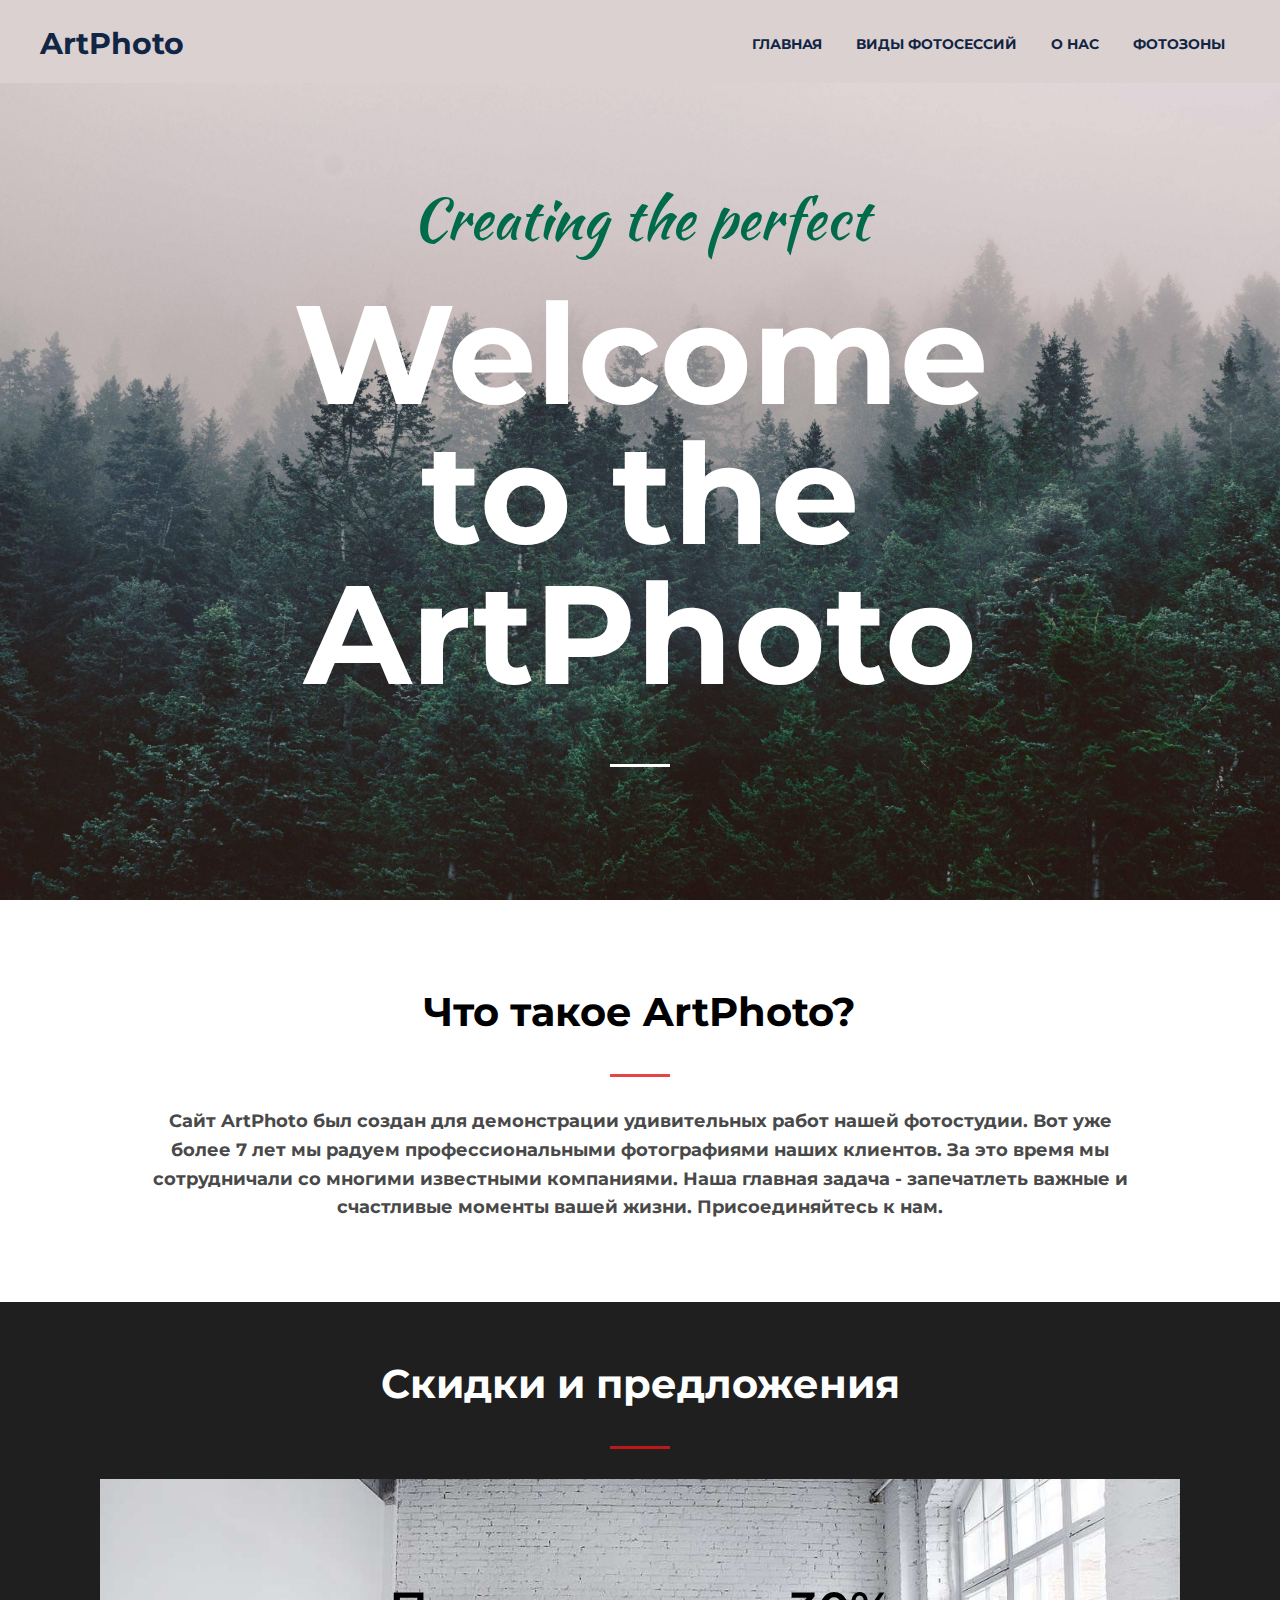
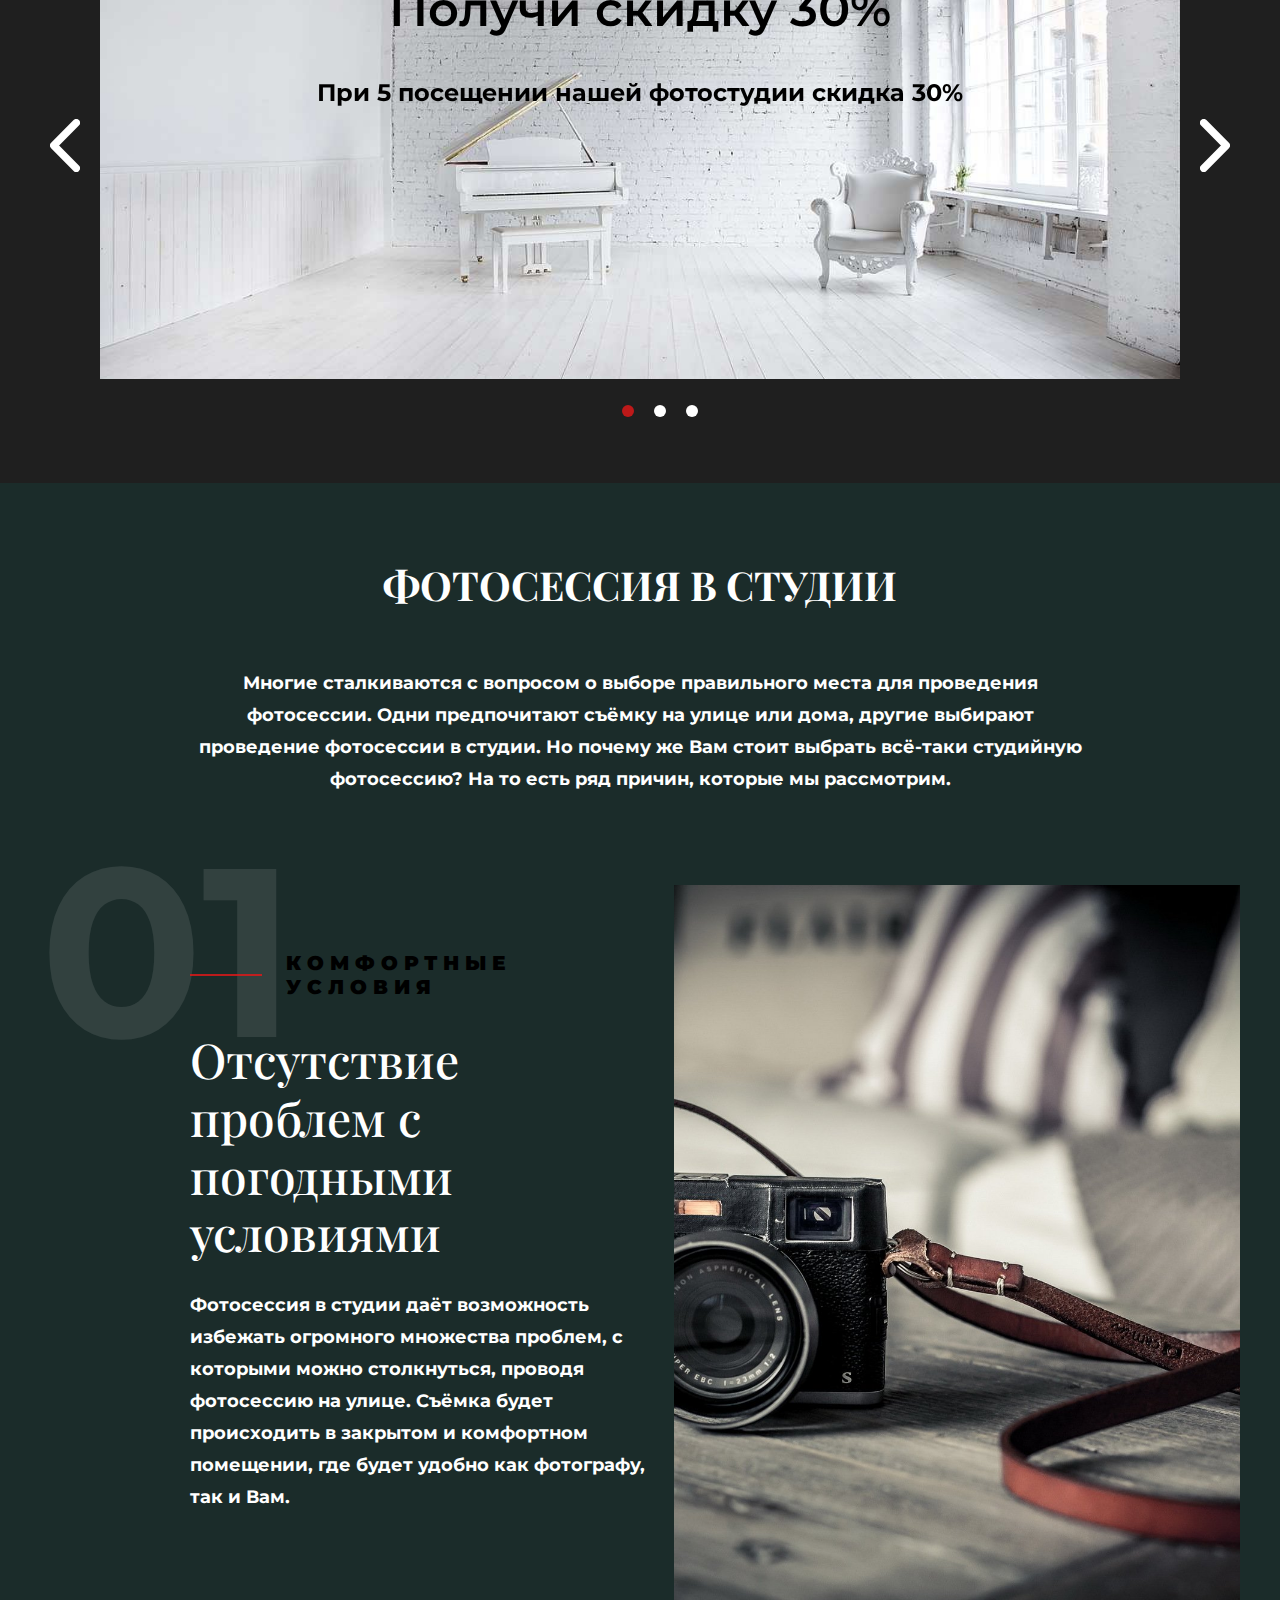
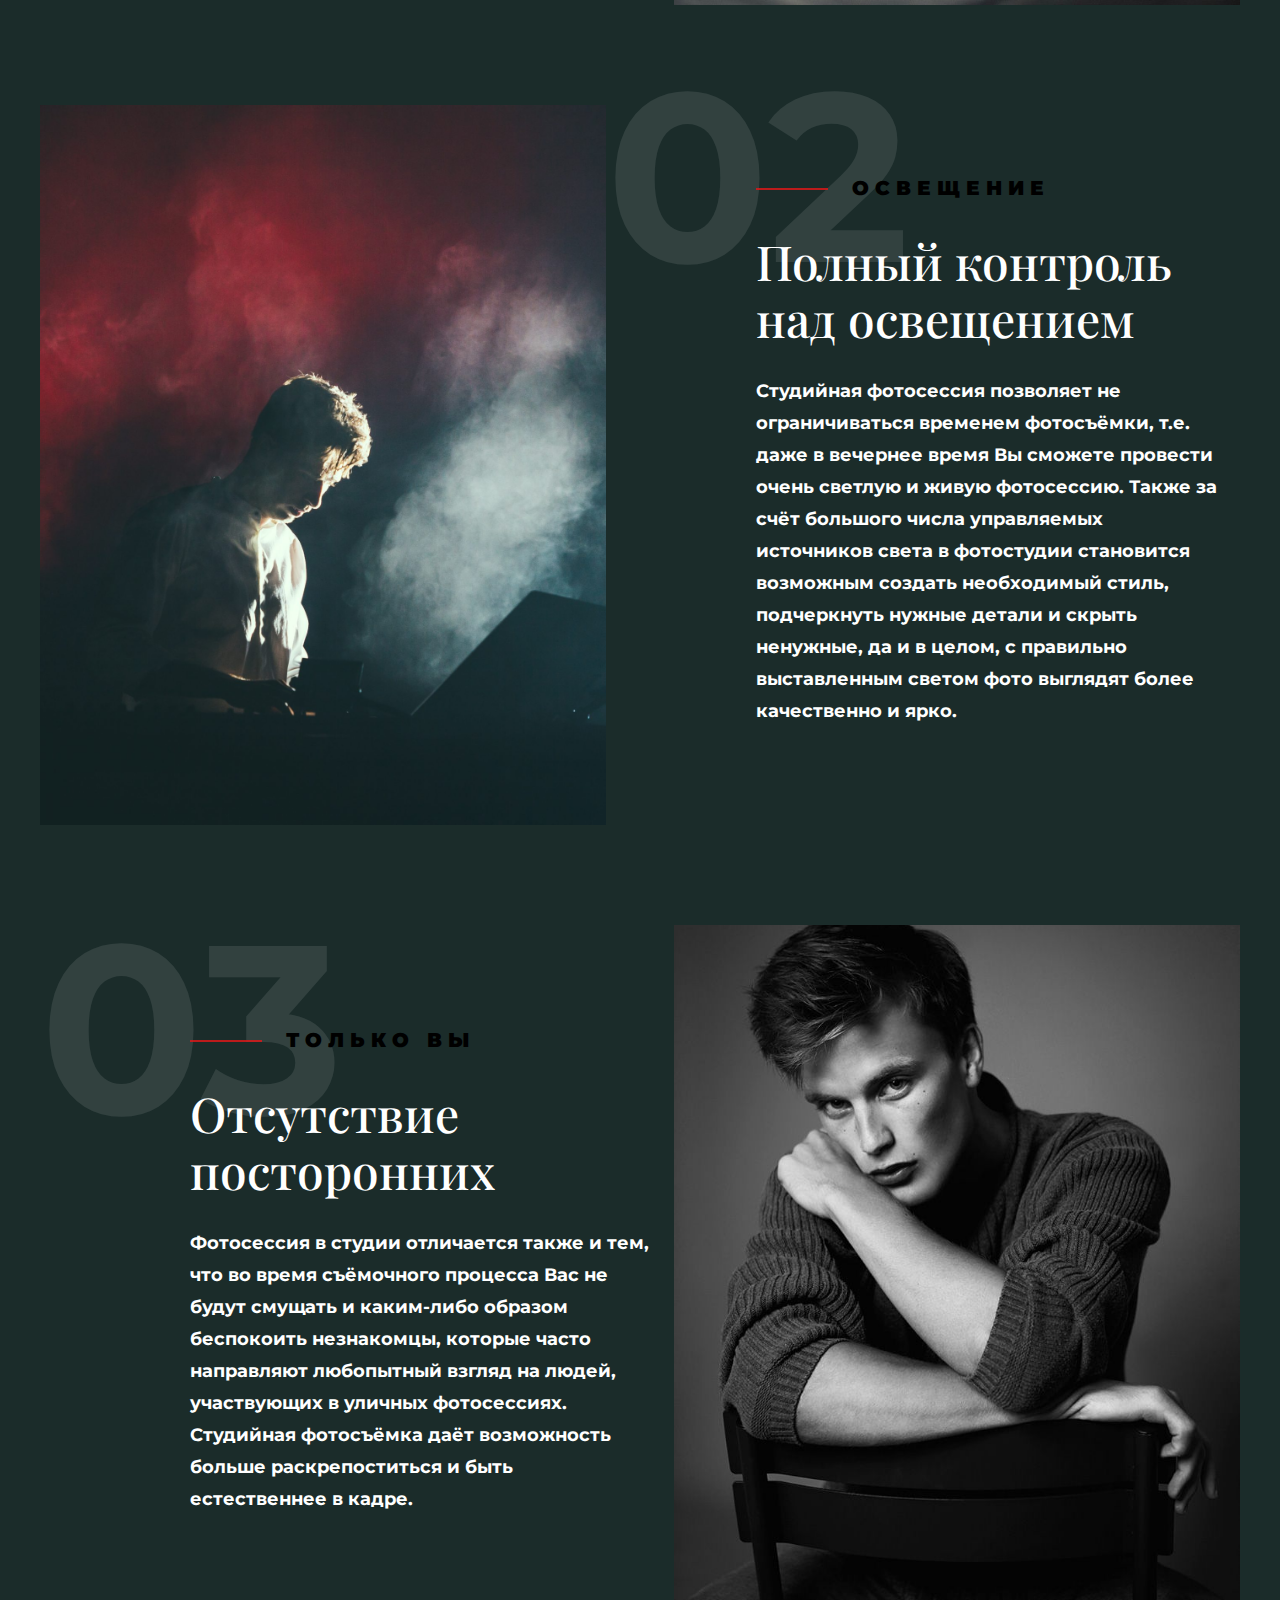
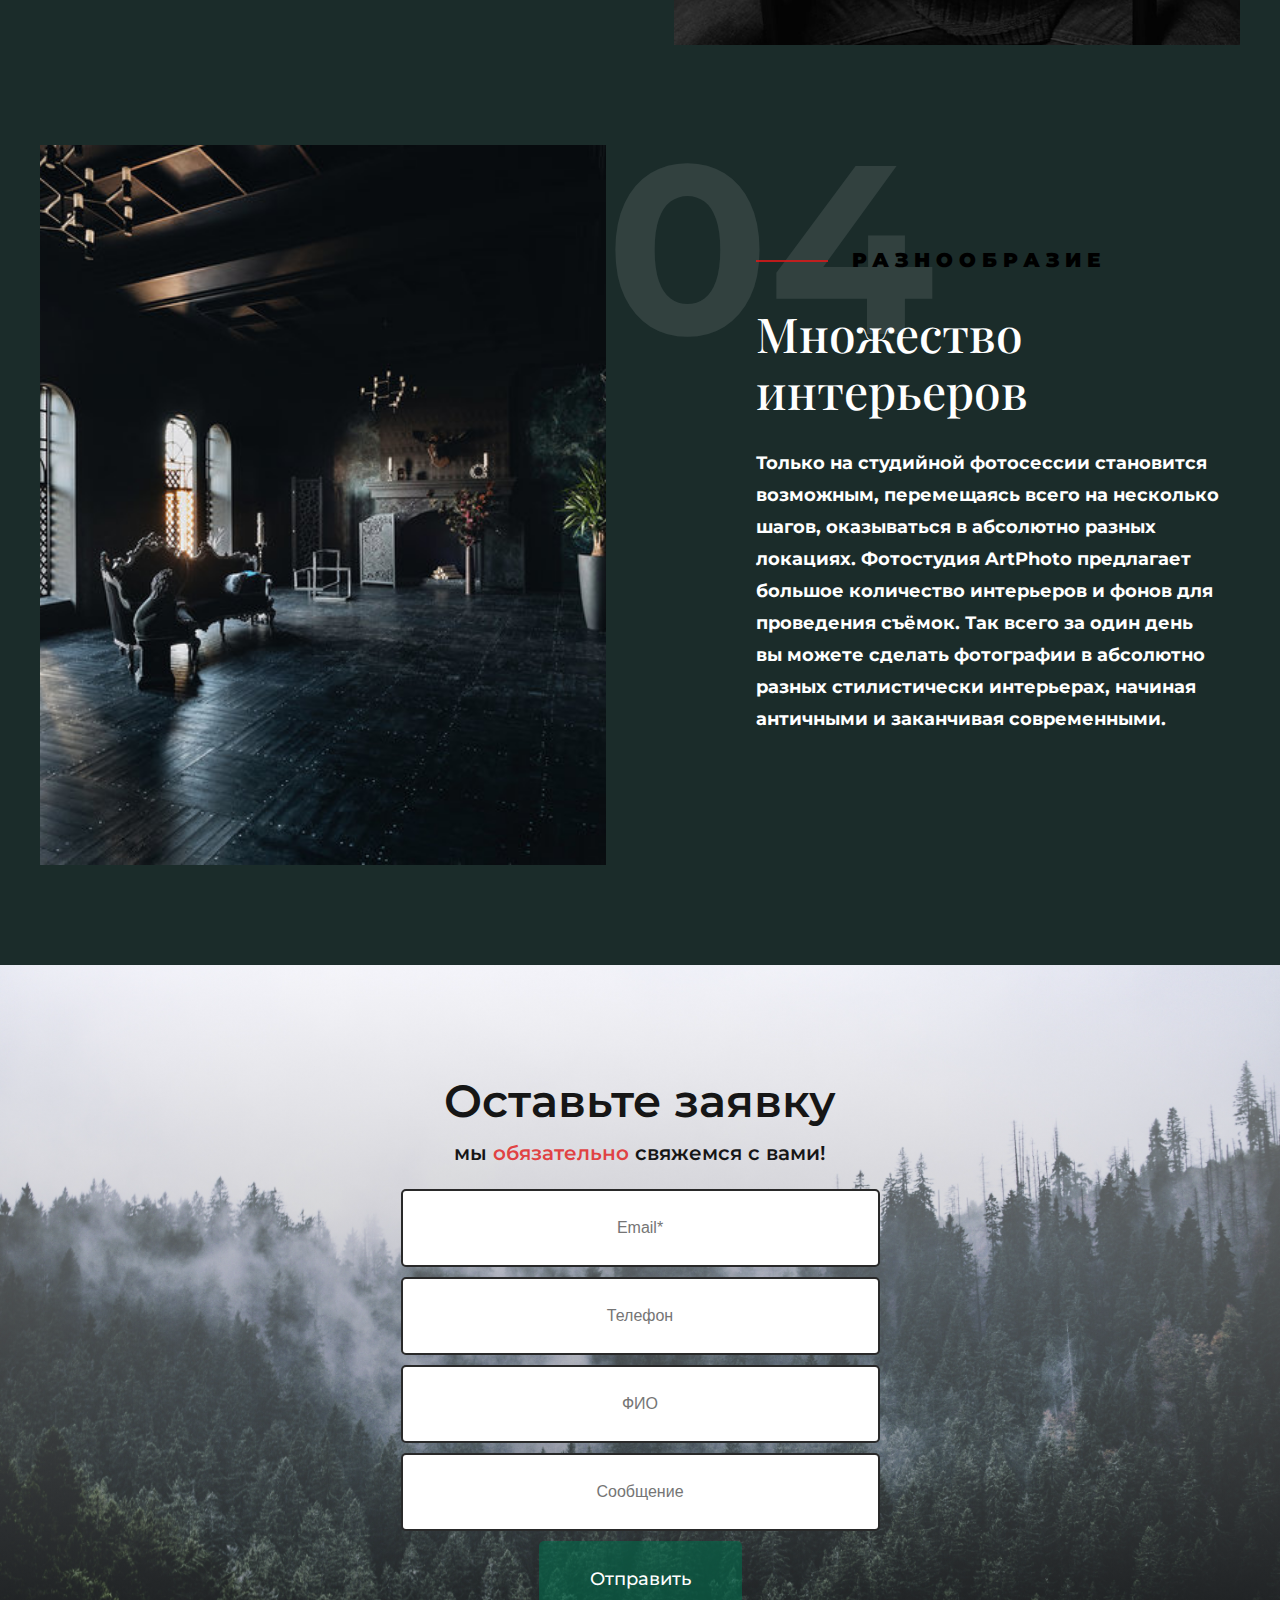
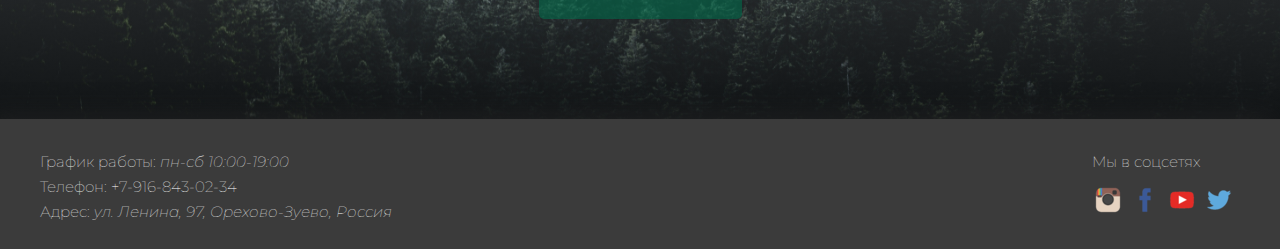
<file: index.html>
<!DOCTYPE html>
<html lang="en">

<head>
   <meta charset="UTF-8">
   <meta http-equiv="X-UA-Compatible" content="IE=edge">
   <meta name="viewport" content="width=device-width, initial-scale=1.0">
   <link rel="stylesheet" href="main.css">
   <link rel="stylesheet" href="media.css">
   <link rel="preconnect" href="https://fonts.googleapis.com">
   <link rel="preconnect" href="https://fonts.gstatic.com" crossorigin>
   <link href="https://fonts.googleapis.com/css2? family=Kaushan+Script&family=Montserrat:wght@700&display=swap"
      rel="stylesheet">
   <link href="https://fonts.googleapis.com/css2?family=Playfair+Display:wght@500,600;700&display=swap"
      rel="stylesheet">
   <link href="https://fonts.googleapis.com/css2?family=Kaushan+Script&display=swap" rel="stylesheet">
   <link href="https://fonts.googleapis.com/css2?family=Roboto:wght@100&display=swap" rel="stylesheet">
   <title>Art Photo</title>
</head>

<body>
   <header class="header">
      <div class="container">
         <div class="header_inner">
            <a class="header_logo" href="index.html">ArtPhoto</a>
            <nav class="nav">
               <a class="nav_link" href="index.html">Главная</a>
               <a class="nav_link" href="photo_shoots.html">Виды фотосессий</a>
               <a class="nav_link" href="about_us.html">О нас</a>
               <a class="nav_link" href="fotozons.html">Фотозоны</a>
            </nav>

            <button class="nav-button">
               <span class="nav-button-icon"></span>
            </button>
            <div class="mobile-nav">
               <div class="nav">
                  <ul>
                     <li><a class="nav_link" href="index.html">Главная</a></li>
                     <li><a class="nav_link" href="photo_shoots.html">Виды фотосессий</a></li>
                     <li><a class="nav_link" href="about_us.html">О нас</a></li>
                     <li><a class="nav_link" href="fotozons.html">Фотозоны</a></li>
                  </ul>
               </div>
            </div>
         </div>
      </div>

      <style>
         @import url('https://fonts.googleapis.com/css2?family=Montserrat:wght@100;700&display=swap');
         @import url('https://fonts.googleapis.com/css2?family=Roboto:wght@100;700&display=swap');
      </style>
   </header>
   <main>
      <div class="intro">
         <div class="container">
            <div class="intro_iner">
               <h2 class="intro_suptitle">Creating the perfect</h2>
               <h1 class="intro_title">Welcome to the ArtPhoto</h1>
            </div>
         </div>
      </div>

      <section class="section_info">
         <div class="container">
            <div class="section_header">
               <h2 class="section_title">Что такое ArtPhoto?</h2>
               <div class="section_text">
                  <p>Сайт ArtPhoto был создан для демонстрации удивительных работ нашей фотостудии.
                     Вот уже более 7 лет мы радуем профессиональными фотографиями наших клиентов. За это время мы
                     сотрудничали со многими известными компаниями.
                     Наша главная задача - запечатлеть важные и счастливые моменты вашей жизни. Присоединяйтесь к нам.
                  </p>
               </div>
            </div>
         </div>
      </section>

      <section class="offers">
         <h2 class="section_title white">Скидки и предложения</h2>
         <div class="slider">
            <div class="slider_item">
               <div class="slide">
                  <div class="slider_img">
                     <img src="./images/slider-slick/slide_1.jpg" alt="скидки">
                  </div>
                  <div class="slide-content">
                     <labelс class="slide_title unselectable">Получи скидку 30%</labelс>
                     <p class="slide-text unselectable">При 5 посещении нашей фотостудии скидка 30%</p>
                  </div>
               </div>
            </div>

            <div class="slider_item">
               <div class="slider_img">
                  <img src="./images/slider-slick/bf.jpg" alt="скидки">
               </div>
            </div>

            <div class="slider_item">
               <div class="slider_img">
                  <img src="./images/slider-slick/pho.jpg" alt="скидки">
               </div>
            </div>
         </div>
      </section>

      <section class="advantages">
         <div class="container">
            <h2 class="advantages_title">Фотосессия в студии</h2>
            <div class="advantages-text">
               <p>Многие сталкиваются с вопросом о выборе правильного места для проведения фотосессии. Одни предпочитают
                  съёмку на улице или дома, другие выбирают проведение фотосессии в студии. Но почему же Вам стоит
                  выбрать
                  всё-таки студийную фотосессию? На то есть ряд причин, которые мы рассмотрим.</p>
            </div>
            <article class="article">
               <div class="article-text" data-number="01">
                  <div class="article-subtitle">Комфортные условия</div>
                  <h2 class="article-title">Отсутствие проблем с погодными условиями</h2>
                  <p> Фотосессия в студии даёт возможность избежать огромного множества проблем, с которыми можно
                     столкнуться, проводя фотосессию на улице. Съёмка будет происходить в закрытом и комфортном
                     помещении,
                     где будет удобно как фотографу, так и Вам.</p>
               </div>
               <div class="article-img">
                  <img src="./images/advantages/kamera.jpg" alt=" What level of  hiker are you">
               </div>
            </article>

            <article class="article">
               <div class="article-text" data-number="02">
                  <div class="article-subtitle">Освещение</div>
                  <h2 class="article-title">Полный контроль над освещением</h2>
                  <p> Студийная фотосессия позволяет не ограничиваться временем фотосъёмки, т.е. даже в вечернее время
                     Вы
                     сможете провести очень светлую и живую фотосессию. Также за счёт большого числа управляемых
                     источников
                     света в фотостудии становится возможным создать необходимый стиль, подчеркнуть нужные детали и
                     скрыть
                     ненужные, да и в целом, с правильно выставленным светом фото выглядят более качественно и ярко.
                  </p>
               </div>
               <div class="article-img">
                  <img src="./images/advantages/man3.jpg" alt=" What level of  hiker are you">
               </div>
            </article>

            <article class="article">
               <div class="article-text" data-number="03">
                  <div class="article-subtitle">Только вы</div>
                  <h2 class="article-title">Отсутствие посторонних</h2>
                  <p> Фотосессия в студии отличается также и тем, что во время съёмочного процесса Вас не будут смущать
                     и
                     каким-либо образом беспокоить незнакомцы, которые часто направляют любопытный взгляд на людей,
                     участвующих в уличных фотосессиях. Студийная фотосъёмка даёт возможность больше раскрепоститься и
                     быть
                     естественнее в кадре. </p>
               </div>
               <div class="article-img">
                  <img src="./images/advantages/man2.jpg" alt=" What level of  hiker are you">
               </div>
            </article>

            <article class="article">
               <div class="article-text" data-number="04">
                  <div class="article-subtitle">Разнообразие</div>
                  <h2 class="article-title">Множество интерьеров</h2>
                  <p> Только на студийной фотосессии становится возможным, перемещаясь всего на несколько шагов,
                     оказываться в абсолютно разных локациях. Фотостудия ArtPhoto предлагает большое количество
                     интерьеров
                     и
                     фонов для проведения съёмок. Так всего за один день вы можете сделать фотографии в абсолютно разных
                     стилистически интерьерах, начиная античными и заканчивая современными. </p>
               </div>
               <div class="article-img">
                  <img src="./images/advantages/stud.jpg" alt=" What level of  hiker are you">
               </div>
            </article>
         </div>
      </section>

      <section class="subscription">
         <div class="subscription-container">
            <div class="subscription-info">
               <p class="subscription-info-title">Оставьте заявку</p>
               <p class="subscription-info-text">мы <span>обязательно</span> свяжемся с вами!</p>
            </div>

            <div class="subscription-form">
               <form class="form">
                  <input type="email" name="email" placeholder="Email*" required>
                  <input type="phone" name="phone" placeholder="Телефон" required>
                  <input type="text" name="textFIO" placeholder="ФИО" required>
                  <input type="text" name="text" placeholder="Сообщение" required>
                  <button type="submit">Отправить</button>
               </form>
            </div>
         </div>
      </section>
   </main>

   <footer class="footer footer_shadow">
      <div class="container">
         <div class="all_inf">
            <div class="adres">
               <p class="adres_text">График работы: <i>пн-сб 10:00-19:00</i></p>
               <p class="adres_text">Телефон: +7-916-843-02-34</p>
               <a class="adres_text" href="https://yandex.ru/profile/1791754344">Адрес: <i>ул. Ленина, 97,
                     Орехово-Зуево, Россия</i> </a>
            </div>
            <div class="all_contact">
               <p class="adres_text">Мы в соцсетях</p>
               <div class="contact">
                  <a class="contact_link inst" href="https://www.instagram.com/artphoto_ru/"></a>
                  <a class="contact_link facebook" href=""></a>
                  <a class="contact_link youtube" href="https://www.youtube.com/c/MrFreeMax"></a>
                  <a class="contact_link twitter" href=""></a>
               </div>
            </div>
         </div>
      </div>
   </footer>

   <script src="https://code.jquery.com/jquery-3.6.0.min.js"></script>
   <script src="js/slick.min.js"></script>
   <script src="js/script.js"></script>
   <script src="js/main.js"></script>
</body>

</html>
</file>
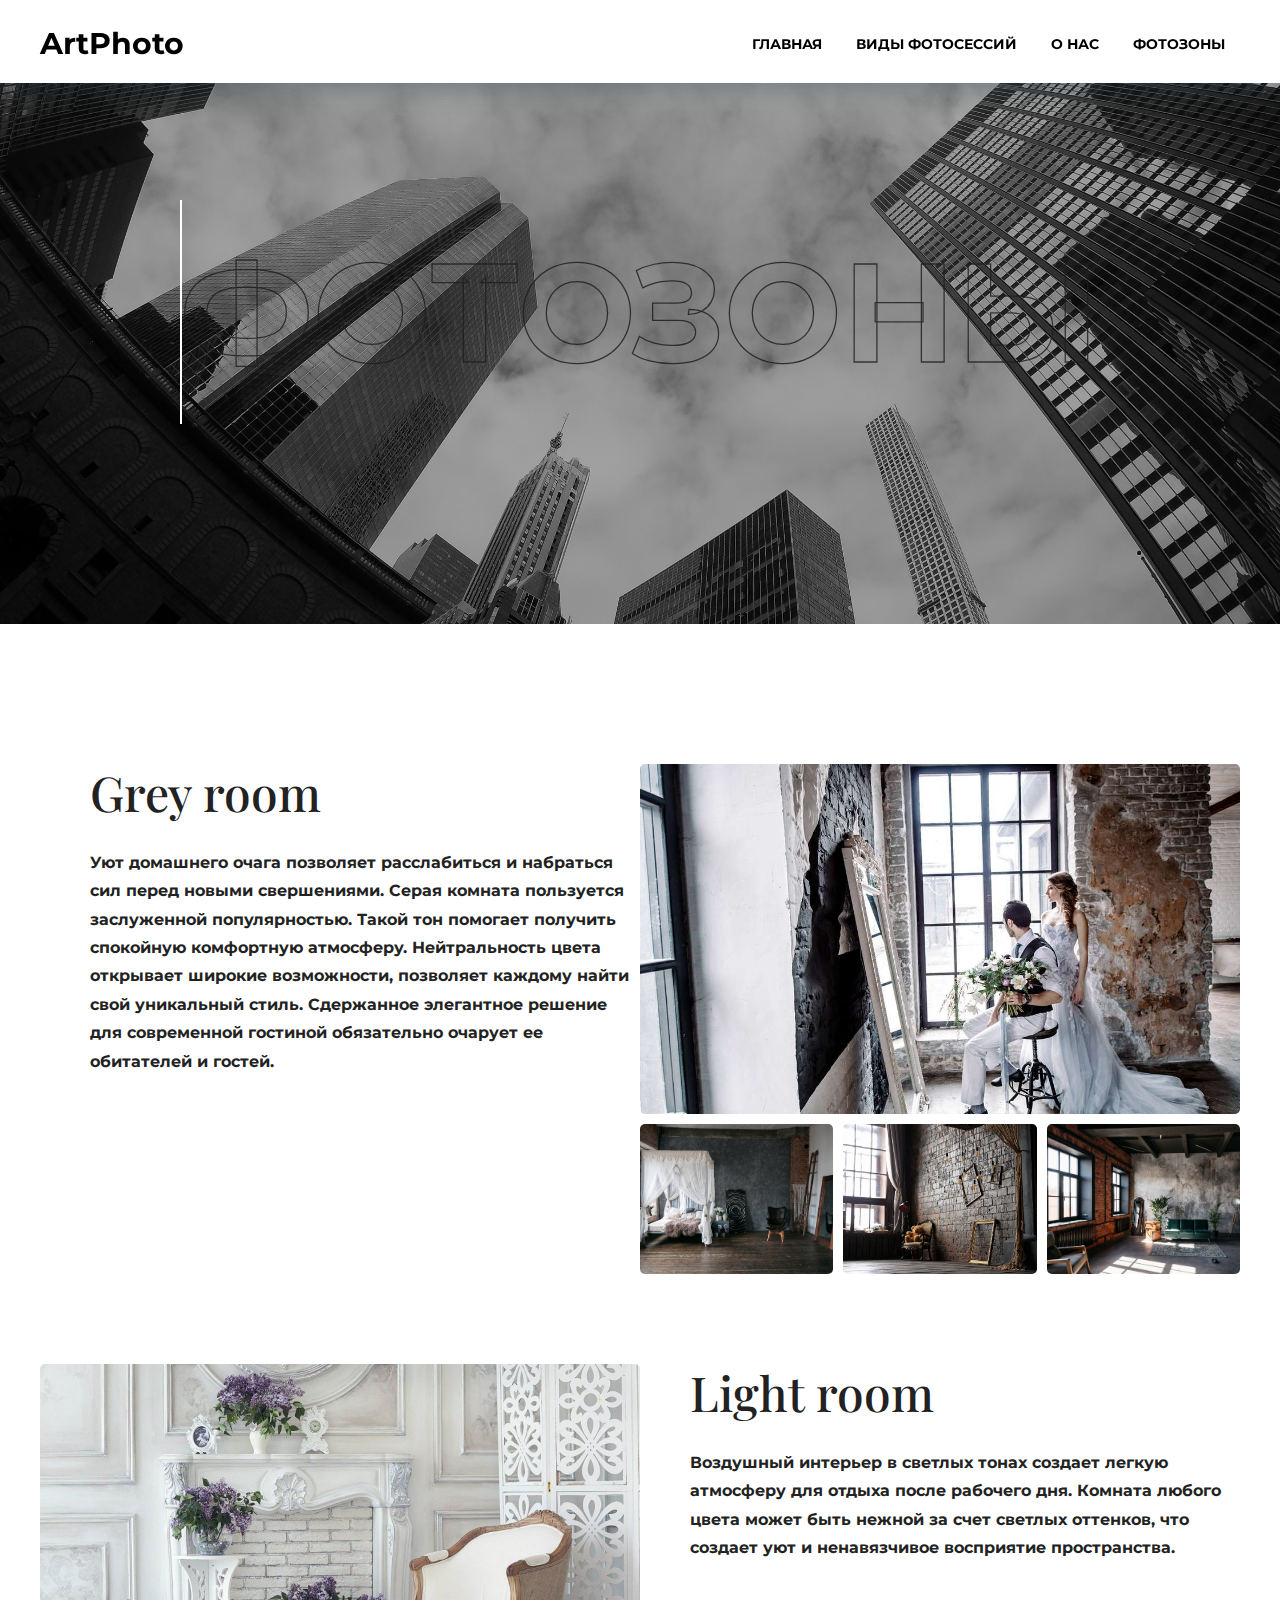
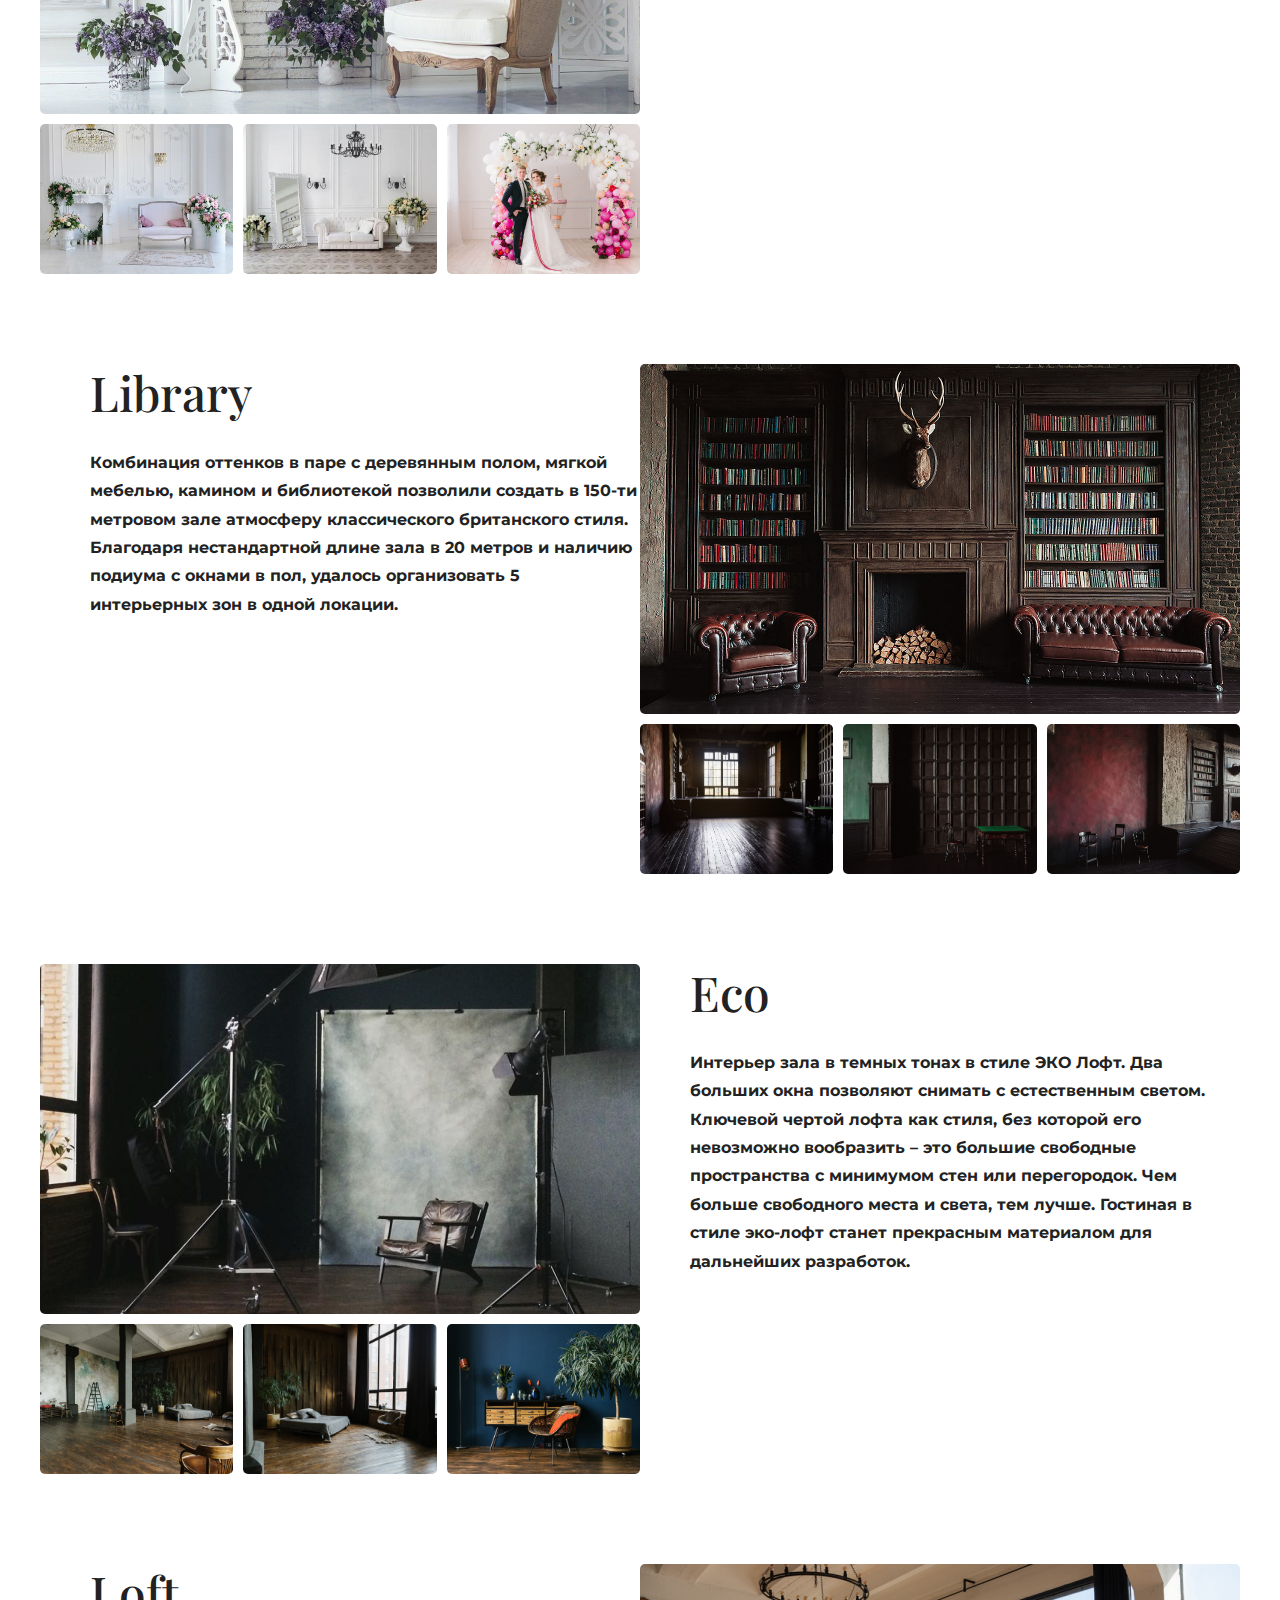
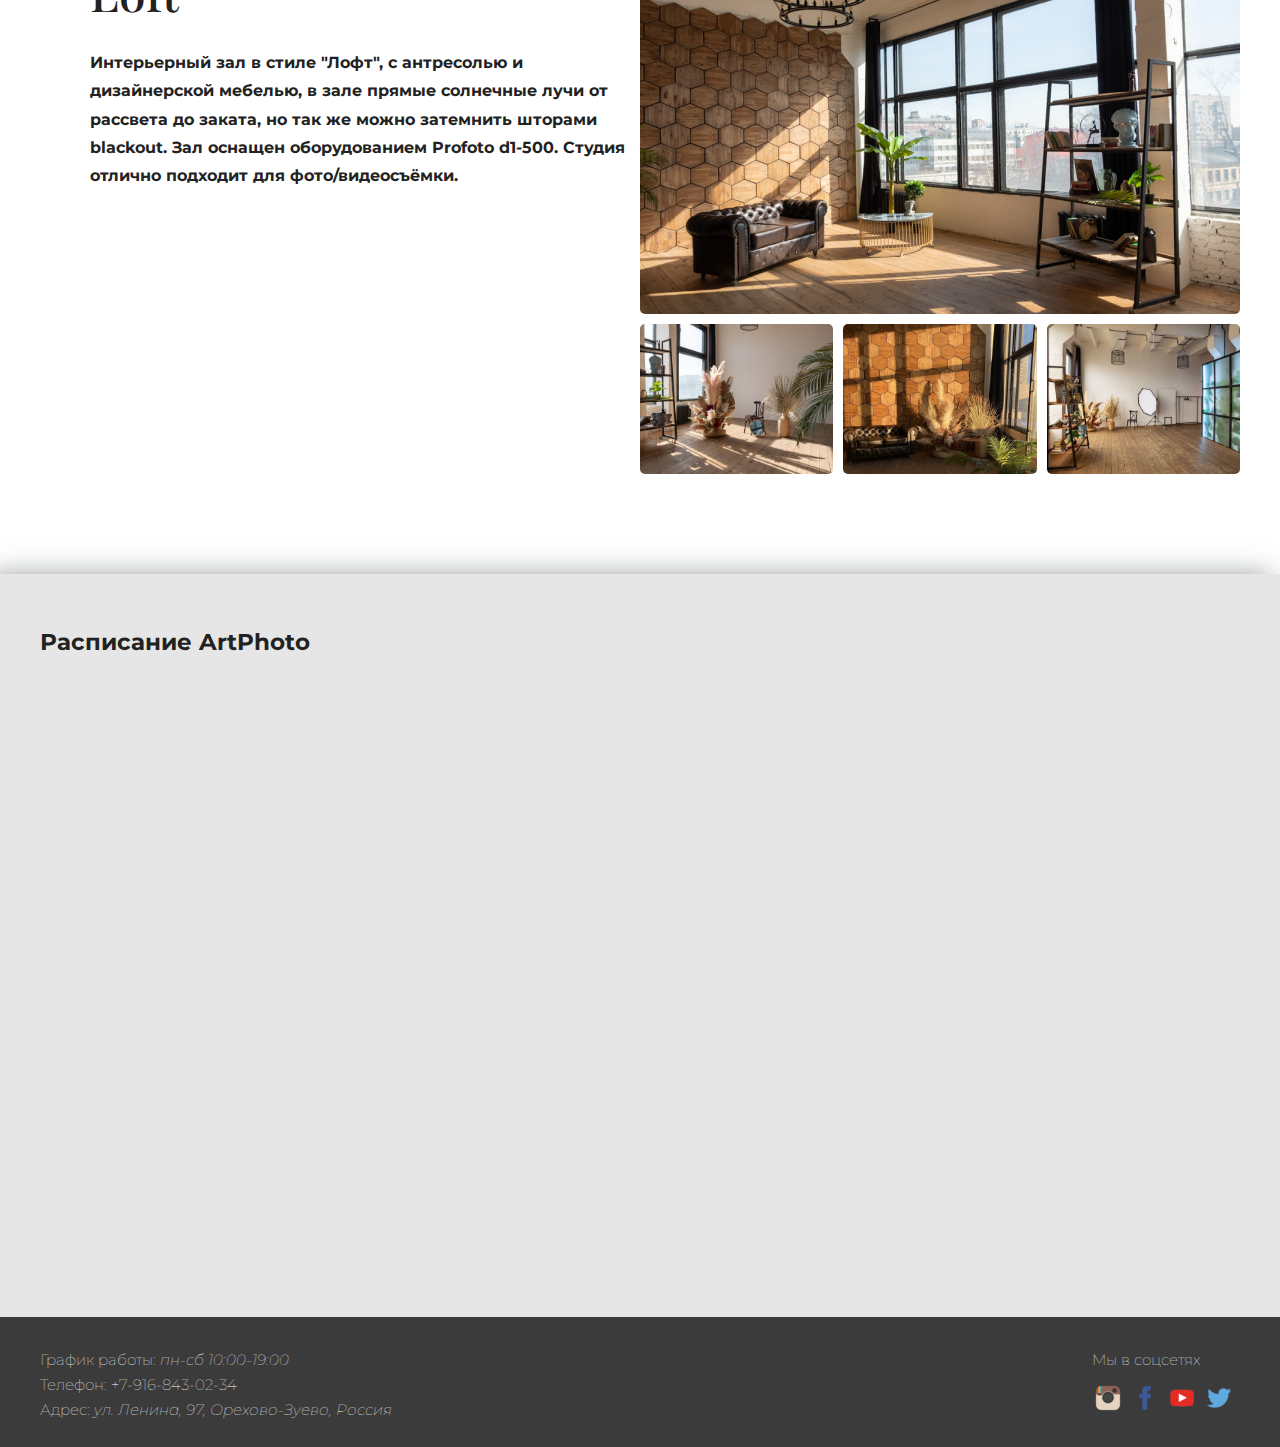
<file: fotozons.html>
<!DOCTYPE html>
<html lang="en">

<head>
   <meta charset="UTF-8">
   <meta http-equiv="X-UA-Compatible" content="IE=edge">
   <meta name="viewport" content="width=device-width, initial-scale=1.0">
   <link rel="stylesheet" href="main.css">
   <link rel="stylesheet" href="media.css">
   <link rel="preconnect" href="https://fonts.googleapis.com">
   <link rel="preconnect" href="https://fonts.gstatic.com" crossorigin>
   <link href="https://fonts.googleapis.com/css2? family=Kaushan+Script&family=Montserrat:wght@700&display=swap"
      rel="stylesheet">
   <link href="https://fonts.googleapis.com/css2?family=Playfair+Display:wght@500,600;700&display=swap"
      rel="stylesheet">
   <link href="https://fonts.googleapis.com/css2?family=Kaushan+Script&display=swap" rel="stylesheet">
   <link href="https://fonts.googleapis.com/css2?family=Roboto:wght@100&display=swap" rel="stylesheet">
   <title>Фотозоны</title>
</head>

<body>
   <header class="header color_change_white">
      <div class="container">
         <div class="header_inner">
            <a class="header_logo color_change_blackt" href="index.html">ArtPhoto</a>
            <nav class="nav">
               <a class="nav_link color_change_blackt" href="index.html">Главная</a>
               <a class="nav_link color_change_blackt" href="photo_shoots.html">Виды фотосессий</a>
               <a class="nav_link color_change_blackt" href="about_us.html">О нас</a>
               <a class="nav_link color_change_blackt" href="fotozons.html">Фотозоны</a>
            </nav>

            <button class="nav-button">
               <span class="nav-button-icon"></span>
            </button>
            <div class="mobile-nav">
               <div class="nav">
                  <ul>
                     <li><a class="nav_link color_change_blackt" href="index.html">Главная</a></li>
                     <li> <a class="nav_link color_change_blackt" href="photo_shoots.html">Виды фотосессий</a></li>
                     <li><a class="nav_link color_change_blackt" href="about_us.html">О нас</a></li>
                     <li><a class="nav_link color_change_blackt" href="fotozons.html">Фотозоны</a></li>
                  </ul>
               </div>
            </div>
         </div>
      </div>

      <style>
         @import url('https://fonts.googleapis.com/css2?family=Montserrat:wght@100;700&display=swap');
         @import url('https://fonts.googleapis.com/css2?family=Roboto:wght@100;700&display=swap');
      </style>
   </header>

   <main>
      <section class="section_fotozons_intro">
         <div class="container">
            <h2 data-text="ФОТОЗОНЫ" class="title_f">ФОТОЗОНЫ</h2>
         </div>
      </section>

      <section class="section_fotozons">
         <div class="container">
            <div class="section_fotozons_sb">
               <div class="info_fotozons">
                  <h2 class="types_info-title ">Grey room</h2>
                  <p class="info-text">Уют домашнего очага позволяет расслабиться и набраться сил перед новыми
                     свершениями.
                     Серая комната пользуется заслуженной популярностью. Такой тон помогает получить спокойную
                     комфортную
                     атмосферу. Нейтральность цвета открывает широкие возможности, позволяет каждому найти свой
                     уникальный
                     стиль. Сдержанное элегантное решение для современной гостиной
                     обязательно очарует ее обитателей и гостей.
                  </p>
               </div>

               <div class="fotozons-grid">
                  <div class="Grid1 img">
                     <img src="./images/sv.jpg" alt="social-net">
                  </div>
                  <div class="Grid2 img">
                     <img src="./images/fotozons/fg1.jpg" alt="social-net">
                  </div>
                  <div class="Grid3 img">
                     <img src="./images/fotozons/fg2.jpg" alt="social-net">
                  </div>
                  <div class="Grid4 img">
                     <img src="./images/fotozons/fg3.jpg" alt="social-net">
                  </div>
               </div>
            </div>

            <div class="section_fotozons_sb">
               <div class="info_fotozons">
                  <h2 class="types_info-title ">Light room</h2>
                  <p class="info-text">Воздушный интерьер в светлых тонах создает легкую атмосферу для отдыха после
                     рабочего дня. Комната любого цвета может быть нежной за счет светлых оттенков, что создает уют и
                     ненавязчивое восприятие пространства.
                  </p>
               </div>

               <div class="fotozons-grid">
                  <div class="Grid1 img">
                     <img src="./images/fotozons/fl1.jpg" alt="social-net">
                  </div>
                  <div class="Grid2 img">
                     <img src="./images/fotozons/fl2.jpeg" alt="social-net">
                  </div>
                  <div class="Grid3 img">
                     <img src="./images/fotozons/fl3.jpg" alt="social-net">
                  </div>
                  <div class="Grid4 img">
                     <img src="./images/fotozons/fl4.jpg" alt="social-net">
                  </div>
               </div>
            </div>

            <div class="section_fotozons_sb">
               <div class="info_fotozons">
                  <h2 class="types_info-title ">Library</h2>
                  <p class="info-text">Комбинация оттенков в паре с деревянным полом, мягкой мебелью, камином и
                     библиотекой
                     позволили создать в 150-ти метровом зале атмосферу классического британского стиля. Благодаря
                     нестандартной длине зала в 20 метров и наличию подиума с окнами в пол, удалось организовать 5
                     интерьерных зон в одной локации.
                  </p>
               </div>

               <div class="fotozons-grid">
                  <div class="Grid1 img">
                     <img src="./images/fotozons/fb1.jpg" alt="social-net">
                  </div>
                  <div class="Grid2 img">
                     <img src="./images/fotozons/fb2.jpg" alt="social-net">
                  </div>
                  <div class="Grid3 img">
                     <img src="./images/fotozons/fb3.jpg" alt="social-net">
                  </div>
                  <div class="Grid4 img">
                     <img src="./images/fotozons/fb4.jpg" alt="social-net">
                  </div>
               </div>
            </div>

            <div class="section_fotozons_sb">
               <div class="info_fotozons">
                  <h2 class="types_info-title ">Eco</h2>
                  <p class="info-text">Интерьер зала в темных тонах в стиле ЭКО Лофт. Два больших окна позволяют снимать
                     с
                     естественным светом. Ключевой чертой лофта как стиля, без которой его невозможно вообразить – это
                     большие свободные пространства с минимумом стен или перегородок. Чем больше свободного места и
                     света,
                     тем лучше. Гостиная в стиле эко-лофт станет прекрасным материалом для дальнейших разработок.
                  </p>
               </div>

               <div class="fotozons-grid">
                  <div class="Grid1 img">
                     <img src="./images/fotozons/fe1.jpg" alt="social-net">
                  </div>
                  <div class="Grid2 img">
                     <img src="./images/fotozons/fe2.jpg" alt="social-net">
                  </div>
                  <div class="Grid3 img">
                     <img src="./images/fotozons/fe3.jpg" alt="social-net">
                  </div>
                  <div class="Grid4 img">
                     <img src="./images/fotozons/fe4.jpg" alt="social-net">
                  </div>
               </div>
            </div>

            <div class="section_fotozons_sb">
               <div class="info_fotozons">
                  <h2 class="types_info-title ">Loft</h2>
                  <p class="info-text">Интерьерный зал в стиле "Лофт", с антресолью и дизайнерской мебелью, в зале
                     прямые
                     солнечные лучи от рассвета до заката, но так же можно затемнить шторами blackout. Зал оснащен
                     оборудованием Profoto d1-500. Студия отлично подходит для фото/видеосъёмки.
                  </p>
               </div>

               <div class="fotozons-grid">
                  <div class="Grid1 img">
                     <img src="./images/fotozons/floft2.jpg" alt="social-net">
                  </div>
                  <div class="Grid2 img">
                     <img src="./images/fotozons/floft3.jpg" alt="social-net">
                  </div>
                  <div class="Grid3 img">
                     <img src="./images/fotozons/floft1.jpg" alt="social-net">
                  </div>
                  <div class="Grid4 img">
                     <img src="./images/fotozons/floft4.jpg" alt="social-net">
                  </div>
               </div>
            </div>
         </div>
      </section>

      <section class="google_calendar light_gray">
         <div class="container">
            <h2 class="team_title color_change_light_gray">Расписание ArtPhoto</h2>
            <iframe
               src="https://calendar.google.com/calendar/embed?height=600&wkst=2&bgcolor=%23ffffff&ctz=Europe%2FMoscow&showTitle=0&showNav=0&showPrint=0&showTz=0&showTabs=1&mode=MONTH&showCalendars=0&src=cXBuZzRhcmpva2E1OG9nMnRnaHN1ZXR2ODBAZ3JvdXAuY2FsZW5kYXIuZ29vZ2xlLmNvbQ&color=%23F4511E"
               style="border-width:0" width="100%" height="600" frameborder="0" scrolling="no"></iframe>
         </div>
      </section>
   </main>


   <footer class="footer">
      <div class="container">
         <div class="all_inf">
            <div class="adres">
               <p class="adres_text">График работы: <i>пн-сб 10:00-19:00</i></p>
               <p class="adres_text">Телефон: +7-916-843-02-34</p>
               <a class="adres_text" href="https://yandex.ru/profile/1791754344">Адрес: <i>ул. Ленина, 97,
                     Орехово-Зуево, Россия</i> </a>
            </div>
            <div class="all_contact">
               <p class="adres_text">Мы в соцсетях</p>
               <div class="contact">
                  <a class="contact_link inst" href="https://www.instagram.com/artphoto_ru/"></a>
                  <a class="contact_link facebook" href=""></a>
                  <a class="contact_link youtube" href="https://www.youtube.com/c/MrFreeMax"></a>
                  <a class="contact_link twitter" href=""></a>
               </div>
            </div>
         </div>
      </div>
   </footer>


   <script src="js/main.js"></script>
</body>

</html>
</file>
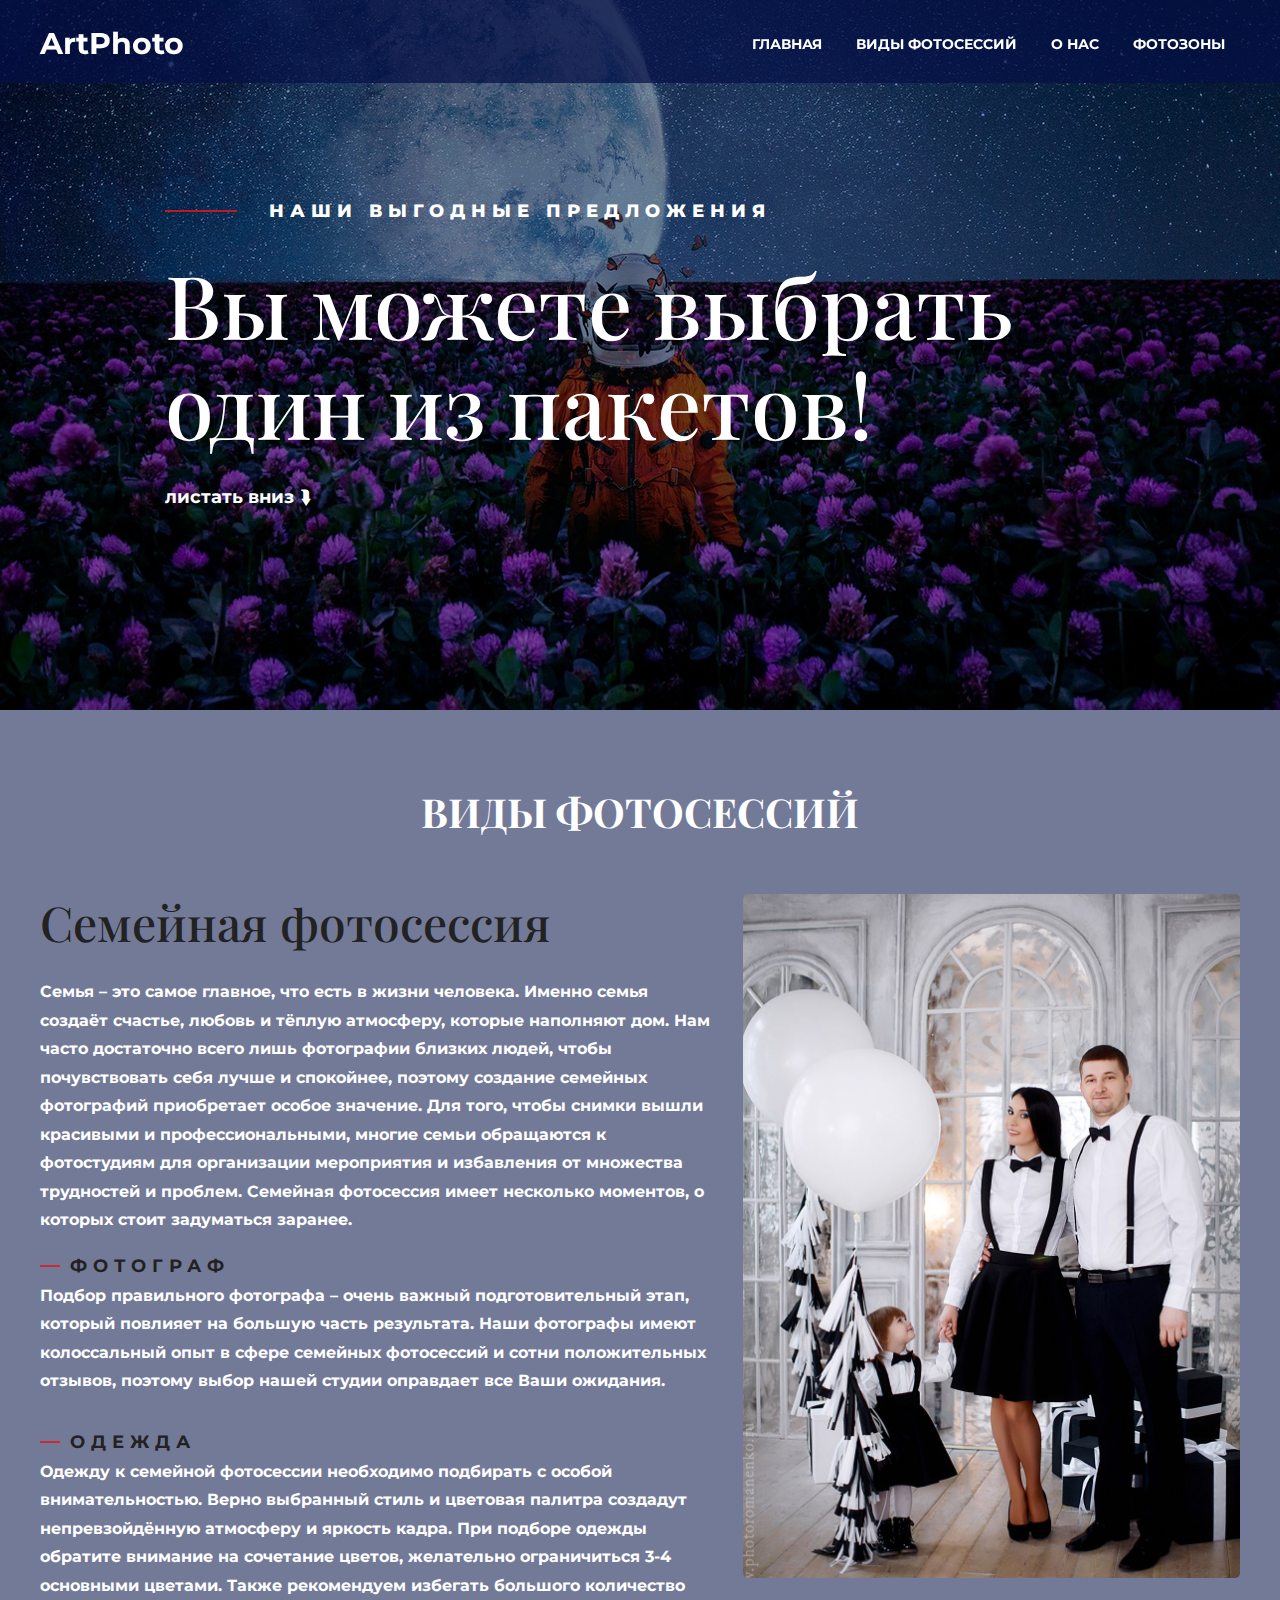
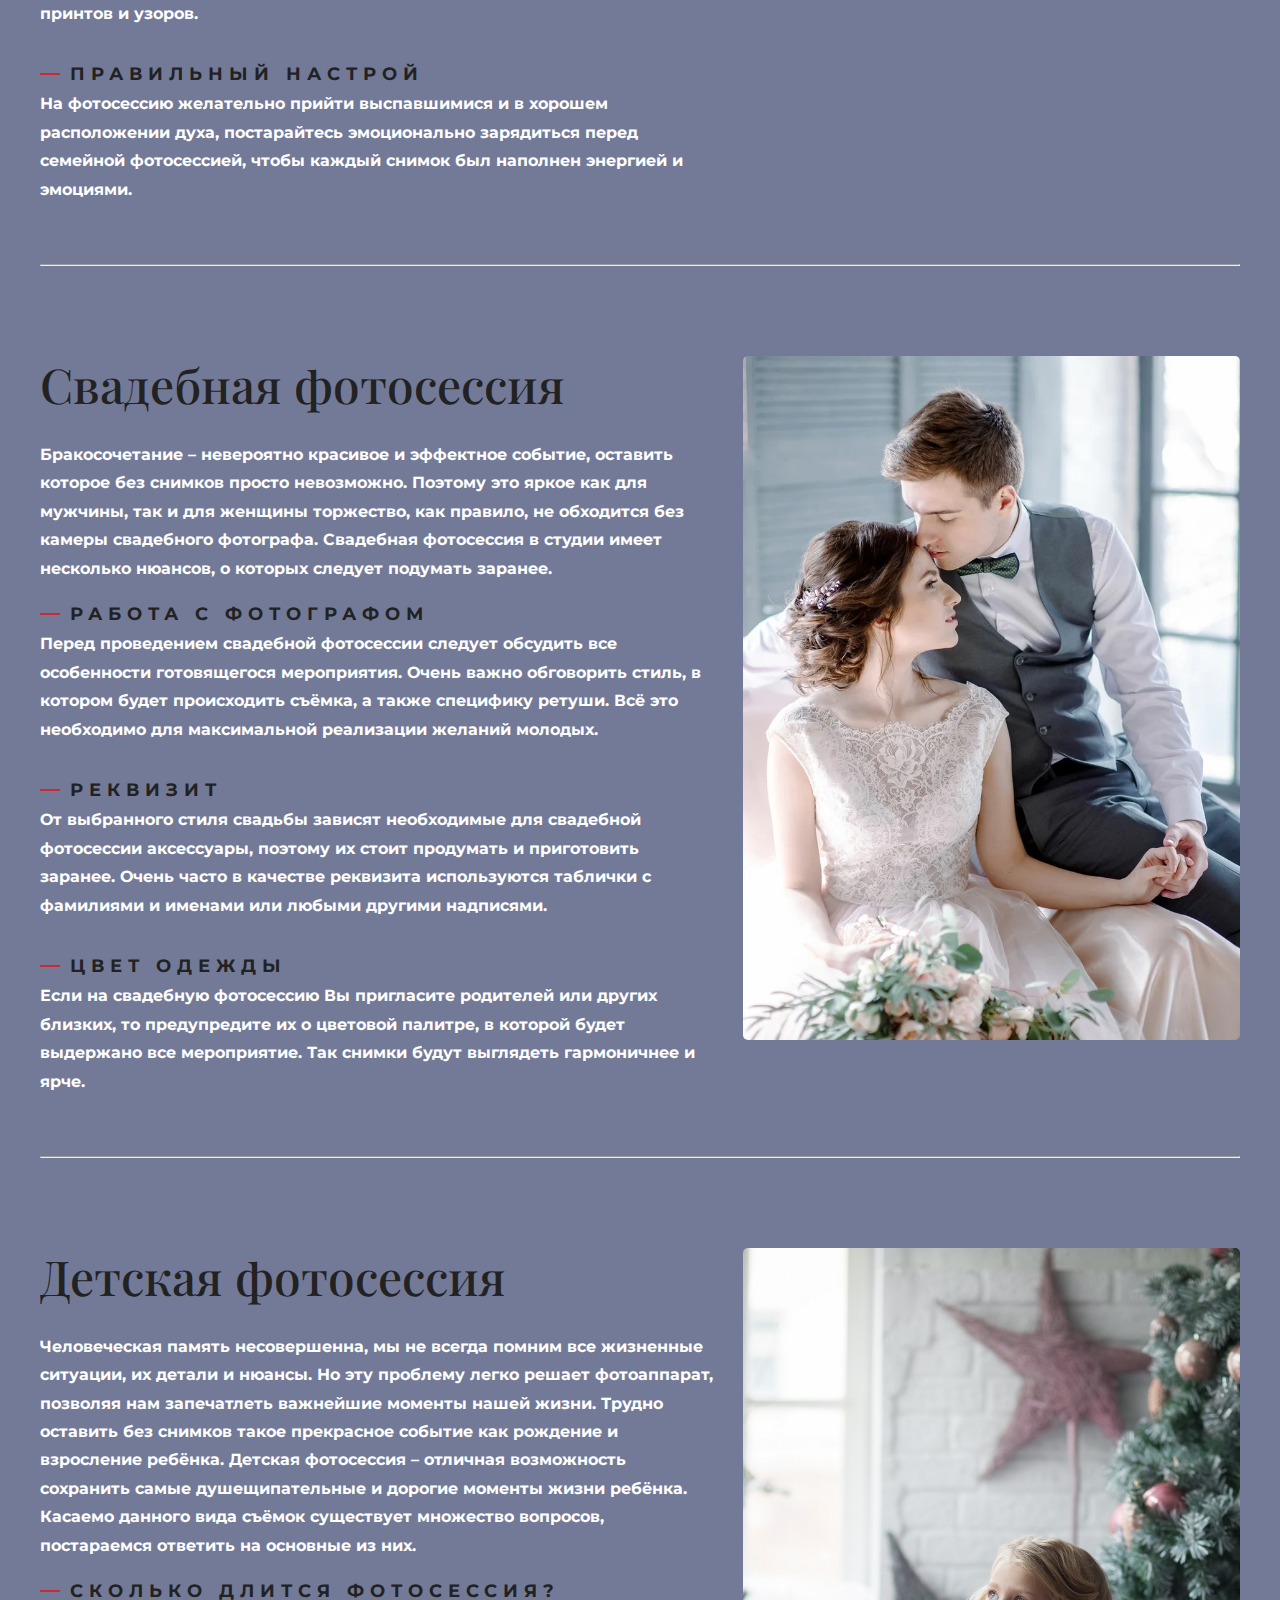
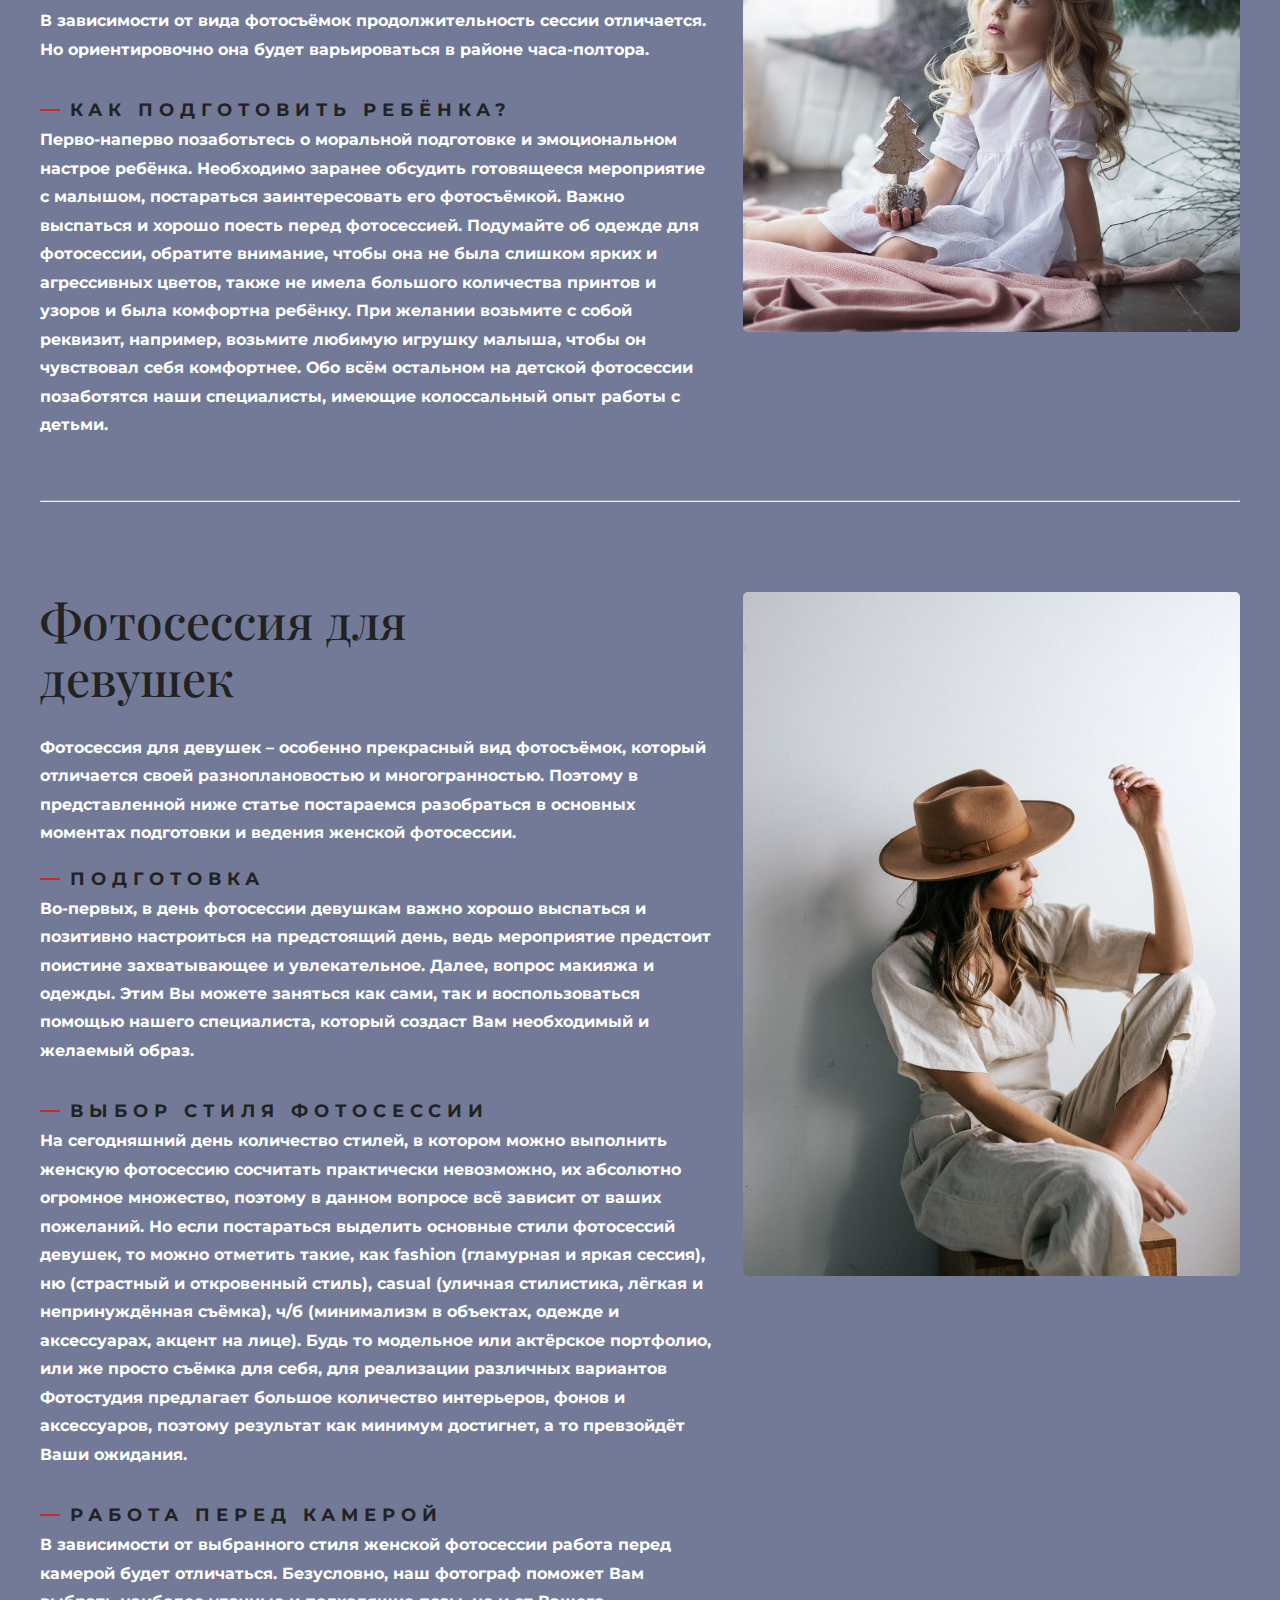
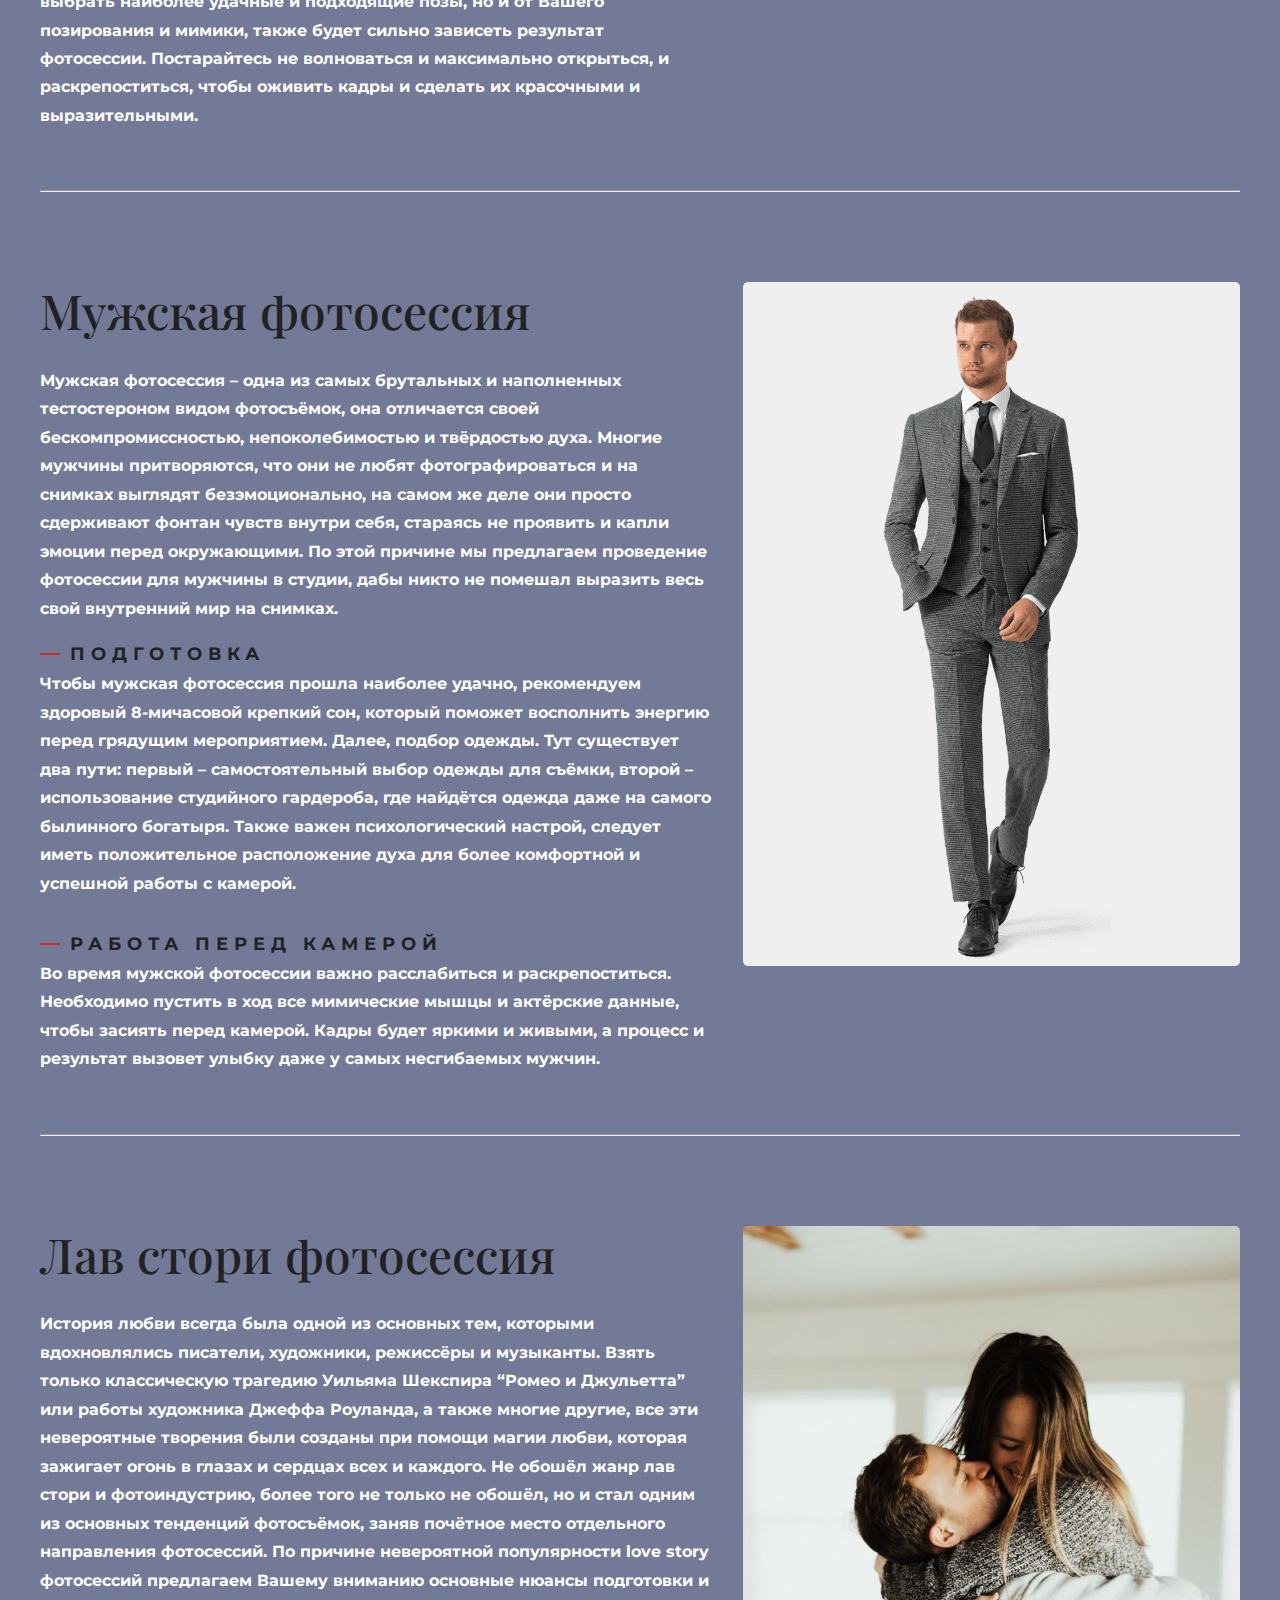
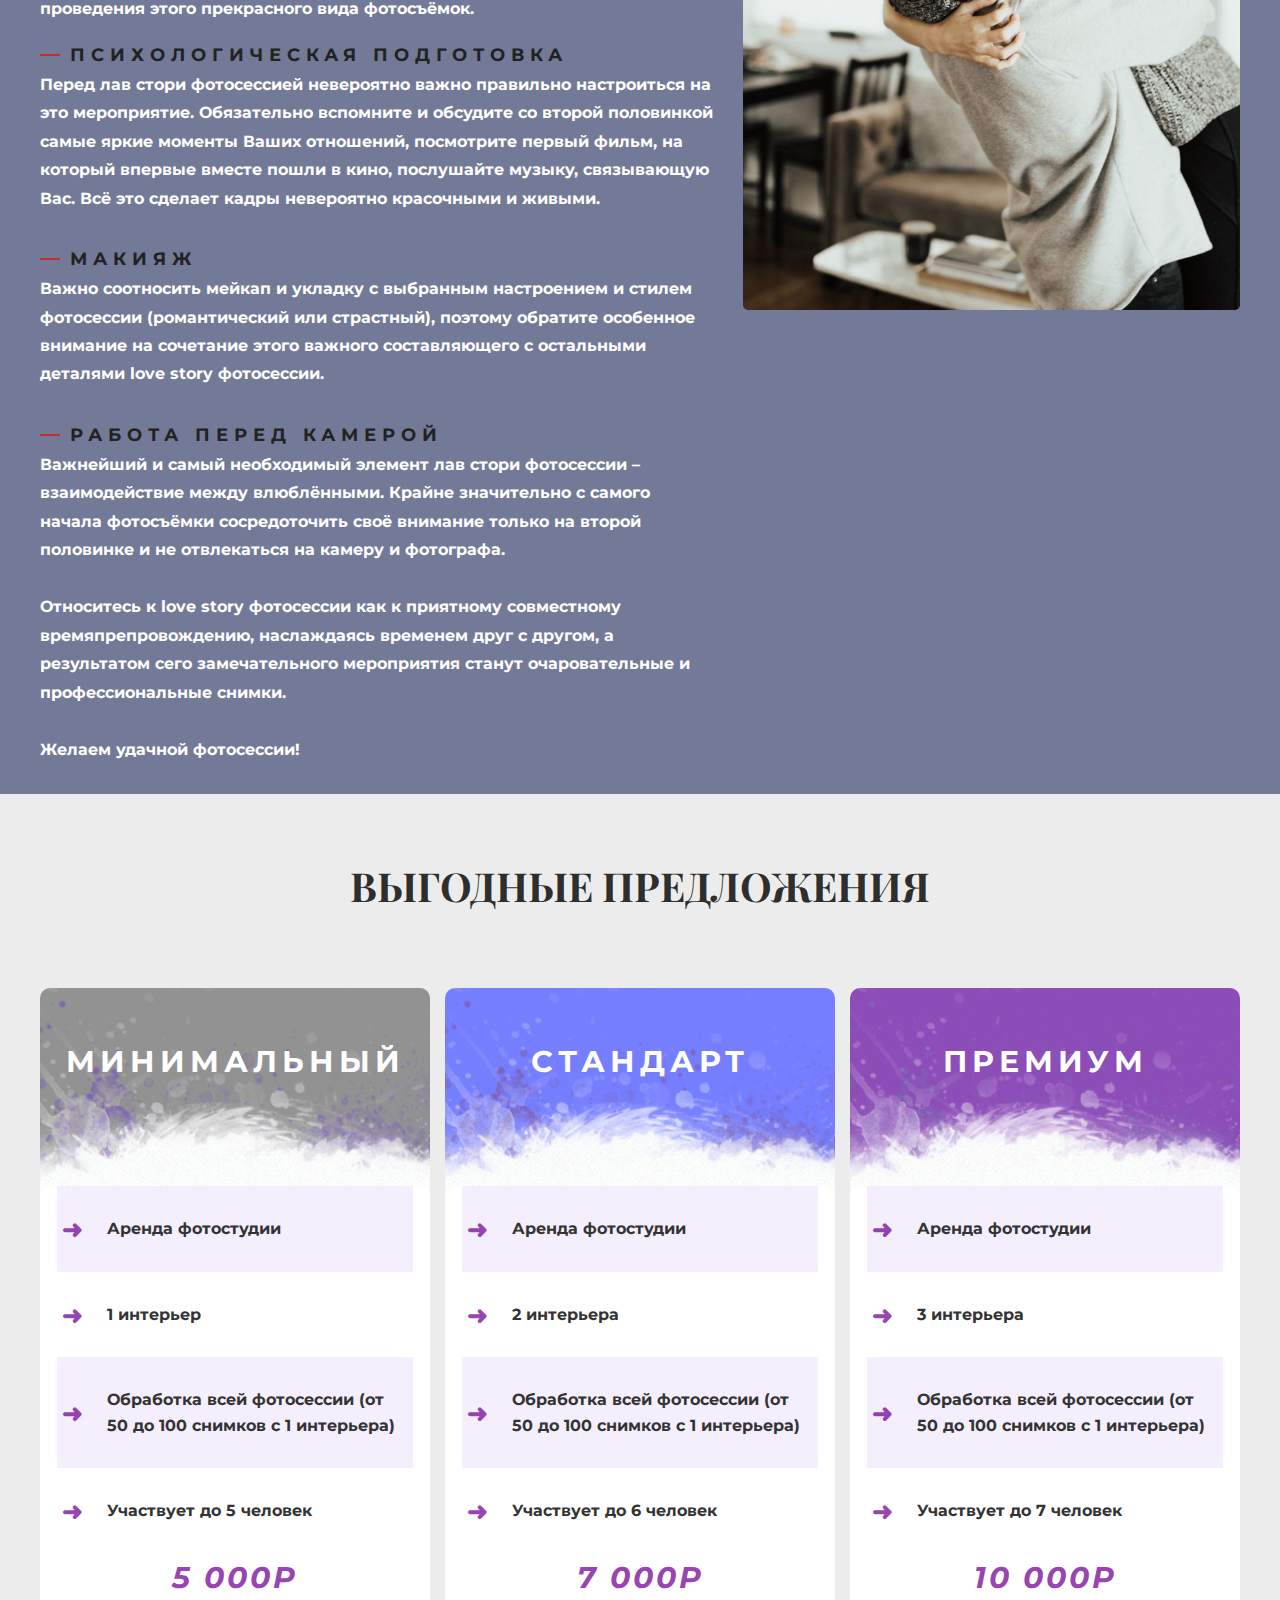
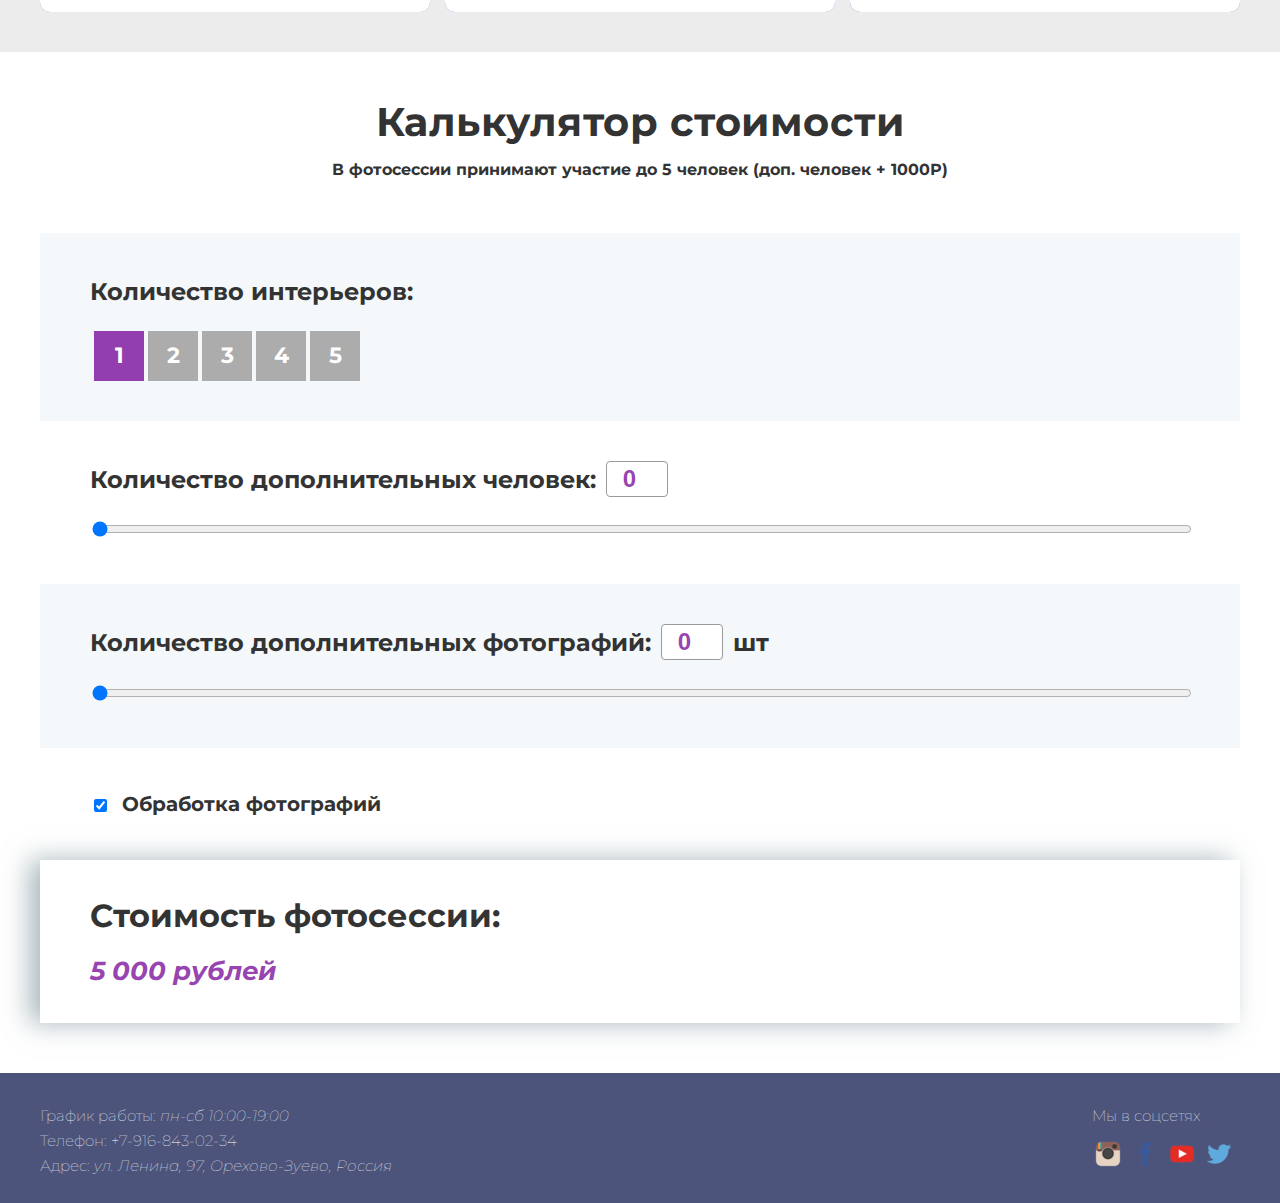
<file: photo_shoots.html>
<!DOCTYPE html>
<html lang="en">

<head>
   <meta charset="UTF-8">
   <meta http-equiv="X-UA-Compatible" content="IE=edge">
   <meta name="viewport" content="width=device-width, initial-scale=1.0">
   <link rel="stylesheet" href="main.css">
   <link rel="stylesheet" href="media.css">
   <link rel="preconnect" href="https://fonts.googleapis.com">
   <link rel="preconnect" href="https://fonts.gstatic.com" crossorigin>
   <link href="https://fonts.googleapis.com/css2? family=Kaushan+Script&family=Montserrat:wght@700&display=swap"
      rel="stylesheet">
   <link href="https://fonts.googleapis.com/css2?family=Playfair+Display:wght@500,600;700&display=swap"
      rel="stylesheet">
   <link href="https://fonts.googleapis.com/css2?family=Kaushan+Script&display=swap" rel="stylesheet">
   <link href="https://fonts.googleapis.com/css2?family=Roboto:wght@100&display=swap" rel="stylesheet">
   <title>Виды фотосессий</title>
</head>

<body>
   <header class="header color_change_dark">
      <div class="container">
         <div class="header_inner">
            <a class="header_logo color_change_light" href="index.html">ArtPhoto</a>
            <nav class="nav">
               <a class="nav_link color_change_light" href="index.html">Главная</a>
               <a class="nav_link color_change_light" href="photo_shoots.html">Виды фотосессий</a>
               <a class="nav_link color_change_light" href="about_us.html">О нас</a>
               <a class="nav_link color_change_light" href="fotozons.html">Фотозоны</a>
            </nav>

            <button class="nav-button">
               <span class="nav-button-icon"></span>
            </button>
            <div class="mobile-nav color_change_dark">
               <div class="nav">
                  <ul>
                     <li><a class="nav_link color_change_light" href="index.html">Главная</a></li>
                     <li><a class="nav_link color_change_light" href="photo_shoots.html">Виды фотосессий</a></li>
                     <li><a class="nav_link color_change_light" href="about_us.html">О нас</a></li>
                     <li><a class="nav_link color_change_light" href="fotozons.html">Фотозоны</a></li>
                  </ul>
               </div>
            </div>
         </div>
      </div>

      <style>
         @import url('https://fonts.googleapis.com/css2?family=Montserrat:wght@100;700&display=swap');
         @import url('https://fonts.googleapis.com/css2?family=Roboto:wght@100;700&display=swap');
      </style>
   </header>

   <main>
      <section class="great_deals">
         <div class="container">
            <a href="#" class="hero">
               <div class="hero-category">Наши выгодные предложения</div>
               <h1 class="hero-title">Вы можете выбрать <br> один из пакетов!</h1>
               <p class="hero-scroll">листать вниз &#11183;</p>
            </a>
         </div>
      </section>

      <section class="types_photo_shoots">
         <div class="container">
            <h2 class="advantages_title">Виды фотосессий</h2>
            <div class="types_photo">
               <div class="info">
                  <h2 class="types_info-title ">Семейная фотосессия</h2>
                  <p class="info-text">Семья – это самое главное, что есть в жизни человека. Именно семья создаёт
                     счастье,
                     любовь
                     и тёплую атмосферу, которые наполняют дом. Нам часто достаточно всего лишь фотографии близких
                     людей,
                     чтобы
                     почувствовать себя лучше и спокойнее, поэтому создание семейных фотографий приобретает особое
                     значение. Для
                     того, чтобы снимки вышли красивыми и профессиональными, многие семьи обращаются к фотостудиям для
                     организации мероприятия и избавления от множества трудностей и проблем. Семейная фотосессия имеет
                     несколько
                     моментов, о которых стоит задуматься заранее.
                  </p>
                  <div class="info-dop">
                     <p class="info-dop-title">Фотограф</p>
                     <p class="info-text">Подбор правильного фотографа – очень важный подготовительный этап, который
                        повлияет
                        на большую часть результата. Наши фотографы имеют
                        колоссальный опыт в сфере семейных фотосессий и сотни положительных отзывов, поэтому
                        выбор
                        нашей студии оправдает все Ваши ожидания.
                     </p>
                  </div>

                  <div class="info-dop">
                     <p class="info-dop-title">Одежда</p>
                     <p class="info-text">Одежду к семейной фотосессии необходимо подбирать с особой
                        внимательностью.
                        Верно
                        выбранный стиль и цветовая палитра создадут непревзойдённую атмосферу и яркость кадра. При
                        подборе
                        одежды
                        обратите внимание на сочетание цветов, желательно ограничиться 3-4 основными цветами. Также
                        рекомендуем
                        избегать большого количество принтов и узоров.</p>
                  </div>

                  <div class="info-dop">
                     <p class="info-dop-title">Правильный настрой</p>
                     <p class="info-text">На фотосессию желательно прийти выспавшимися и в хорошем расположении
                        духа,
                        постарайтесь эмоционально зарядиться перед семейной фотосессией, чтобы каждый снимок был
                        наполнен
                        энергией и эмоциями.</p>
                  </div>
               </div>
               <div class="types_photo_img">
                  <img src="./images/fam3.jpg" alt="Info">
               </div>
            </div>

            <hr class="types_photo_hr">

            <div class="types_photo">
               <div class="info">
                  <h2 class="types_info-title ">Свадебная фотосессия</h2>
                  <p class="info-text">Бракосочетание – невероятно красивое и эффектное событие, оставить которое без
                     снимков просто невозможно. Поэтому это яркое как для мужчины, так и для женщины торжество, как
                     правило, не обходится без камеры свадебного фотографа. Свадебная фотосессия в студии имеет
                     несколько
                     нюансов, о которых следует подумать заранее.
                  </p>
                  <div class="info-dop">
                     <p class="info-dop-title">Работа с фотографом</p>
                     <p class="info-text">Перед проведением свадебной фотосессии следует обсудить все особенности
                        готовящегося мероприятия. Очень важно обговорить стиль, в котором будет происходить съёмка, а
                        также
                        специфику ретуши. Всё это необходимо для максимальной реализации желаний молодых.
                     </p>
                  </div>

                  <div class="info-dop">
                     <p class="info-dop-title">Реквизит</p>
                     <p class="info-text">От выбранного стиля свадьбы зависят необходимые для свадебной фотосессии
                        аксессуары, поэтому их стоит продумать и приготовить заранее. Очень часто в качестве реквизита
                        используются таблички с фамилиями и именами или любыми другими надписями.</p>
                  </div>

                  <div class="info-dop">
                     <p class="info-dop-title">Цвет одежды</p>
                     <p class="info-text">Если на свадебную фотосессию Вы пригласите родителей или других близких,
                        то
                        предупредите их о цветовой палитре, в которой будет выдержано все мероприятие. Так снимки будут
                        выглядеть гармоничнее и ярче.</p>
                  </div>
               </div>
               <div class="types_photo_img">
                  <img src="./images/wedding.webp" alt="Info">
               </div>
            </div>

            <hr class="types_photo_hr">

            <div class="types_photo">
               <div class="info">
                  <h2 class="types_info-title ">Детская фотосессия</h2>
                  <p class="info-text">Человеческая память несовершенна, мы не всегда помним все жизненные ситуации, их
                     детали и нюансы. Но эту проблему легко решает фотоаппарат, позволяя нам запечатлеть важнейшие
                     моменты
                     нашей жизни. Трудно оставить без снимков такое прекрасное событие как рождение и взросление
                     ребёнка.
                     Детская фотосессия – отличная возможность сохранить самые душещипательные и дорогие моменты жизни
                     ребёнка. Касаемо данного вида съёмок существует множество вопросов, постараемся ответить на
                     основные
                     из них.
                  </p>
                  <div class="info-dop">
                     <p class="info-dop-title">Сколько длится фотосессия?</p>
                     <p class="info-text">В зависимости от вида фотосъёмок продолжительность сессии отличается. Но
                        ориентировочно она будет варьироваться в районе часа-полтора.
                     </p>
                  </div>

                  <div class="info-dop">
                     <p class="info-dop-title">Как подготовить ребёнка?</p>
                     <p class="info-text">Перво-наперво позаботьтесь о моральной подготовке и эмоциональном настрое
                        ребёнка. Необходимо заранее обсудить готовящееся мероприятие с малышом, постараться
                        заинтересовать
                        его фотосъёмкой. Важно выспаться и хорошо поесть перед фотосессией. Подумайте об одежде для
                        фотосессии, обратите
                        внимание, чтобы она не была слишком ярких и агрессивных цветов, также не имела большого
                        количества
                        принтов и узоров и была комфортна ребёнку. При желании возьмите с собой реквизит, например,
                        возьмите любимую игрушку малыша, чтобы он чувствовал себя комфортнее. Обо всём остальном на
                        детской
                        фотосессии позаботятся наши специалисты, имеющие колоссальный опыт работы с детьми.</p>
                  </div>
               </div>
               <div class="types_photo_img">
                  <img src="./images/child.jpg" alt="Info">
               </div>
            </div>

            <hr class="types_photo_hr">

            <div class="types_photo">
               <div class="info">
                  <h2 class="types_info-title ">Фотосессия для девушек</h2>
                  <p class="info-text">Фотосессия для девушек – особенно прекрасный вид фотосъёмок, который отличается
                     своей разноплановостью и многогранностью. Поэтому в представленной ниже статье постараемся
                     разобраться
                     в основных моментах подготовки и ведения женской фотосессии.
                  </p>
                  <div class="info-dop">
                     <p class="info-dop-title">Подготовка</p>
                     <p class="info-text">Во-первых, в день фотосессии девушкам важно хорошо выспаться и позитивно
                        настроиться на предстоящий день, ведь мероприятие предстоит поистине захватывающее и
                        увлекательное.
                        Далее, вопрос макияжа и одежды. Этим Вы можете заняться как сами, так и воспользоваться помощью
                        нашего специалиста, который создаст Вам необходимый и желаемый образ.
                     </p>
                  </div>

                  <div class="info-dop">
                     <p class="info-dop-title">Выбор стиля фотосессии</p>
                     <p class="info-text">На сегодняшний день количество стилей, в котором можно выполнить женскую
                        фотосессию сосчитать практически невозможно, их абсолютно огромное множество, поэтому в данном
                        вопросе всё зависит от ваших пожеланий. Но если постараться выделить основные стили фотосессий
                        девушек, то можно отметить такие, как fashion (гламурная и яркая сессия), ню (страстный и
                        откровенный стиль), casual (уличная стилистика, лёгкая и непринуждённая съёмка), ч/б (минимализм
                        в
                        объектах, одежде и аксессуарах, акцент на лице). Будь то модельное или актёрское портфолио, или
                        же
                        просто съёмка для себя, для реализации различных вариантов Фотостудия предлагает большое
                        количество интерьеров, фонов и аксессуаров, поэтому результат как минимум достигнет, а то
                        превзойдёт Ваши ожидания.</p>
                  </div>

                  <div class="info-dop">
                     <p class="info-dop-title">Работа перед камерой</p>
                     <p class="info-text">В зависимости от выбранного стиля женской фотосессии работа перед камерой
                        будет отличаться. Безусловно, наш фотограф поможет Вам выбрать наиболее удачные и подходящие
                        позы,
                        но и от Вашего позирования и мимики, также будет сильно зависеть результат фотосессии.
                        Постарайтесь
                        не волноваться и максимально открыться, и раскрепоститься, чтобы оживить кадры и сделать их
                        красочными и выразительными.
                     </p>
                  </div>
               </div>
               <div class="types_photo_img">
                  <img src="./images/girl2.jpg" alt="Info">
               </div>
            </div>

            <hr class="types_photo_hr">

            <div class="types_photo">
               <div class="info">
                  <h2 class="types_info-title ">Мужская фотосессия</h2>
                  <p class="info-text">Мужская фотосессия – одна из самых брутальных и наполненных тестостероном видом
                     фотосъёмок, она отличается своей бескомпромиссностью, непоколебимостью и твёрдостью духа. Многие
                     мужчины притворяются, что они не любят фотографироваться и на снимках выглядят безэмоционально, на
                     самом же деле они просто сдерживают фонтан чувств внутри себя, стараясь не проявить и капли эмоции
                     перед окружающими. По этой причине мы предлагаем проведение фотосессии для мужчины в студии, дабы
                     никто не помешал выразить весь свой внутренний мир на снимках.
                  </p>
                  <div class="info-dop">
                     <p class="info-dop-title">Подготовка</p>
                     <p class="info-text">Чтобы мужская фотосессия прошла наиболее удачно, рекомендуем здоровый
                        8-мичасовой крепкий сон, который поможет восполнить энергию перед грядущим мероприятием. Далее,
                        подбор одежды. Тут существует два пути: первый – самостоятельный выбор одежды для съёмки, второй
                        –
                        использование студийного гардероба, где найдётся одежда даже на самого былинного богатыря. Также
                        важен психологический настрой, следует иметь положительное расположение духа для более
                        комфортной и
                        успешной работы с камерой.
                     </p>
                  </div>

                  <div class="info-dop">
                     <p class="info-dop-title">Работа перед камерой</p>
                     <p class="info-text">Во время мужской фотосессии важно расслабиться и раскрепоститься.
                        Необходимо
                        пустить в ход все мимические мышцы и актёрские данные, чтобы засиять перед камерой. Кадры будет
                        яркими и живыми, а процесс и результат вызовет улыбку даже у самых несгибаемых мужчин.
                     </p>
                  </div>
               </div>
               <div class="types_photo_img">
                  <img src="./images/man3.png" alt="Info">
               </div>
            </div>

            <hr class="types_photo_hr">

            <div class="types_photo">
               <div class="info">
                  <h2 class="types_info-title ">Лав стори фотосессия</h2>
                  <p class="info-text">История любви всегда была одной из основных тем, которыми вдохновлялись писатели,
                     художники, режиссёры и музыканты. Взять только классическую трагедию Уильяма Шекспира “Ромео и
                     Джульетта” или работы художника Джеффа Роуланда, а также многие другие, все эти невероятные
                     творения
                     были созданы при помощи магии любви, которая зажигает огонь в глазах и сердцах всех и каждого. Не
                     обошёл жанр лав стори и фотоиндустрию, более того не только не обошёл, но и стал одним из основных
                     тенденций фотосъёмок, заняв почётное место отдельного направления фотосессий. По причине
                     невероятной
                     популярности love story фотосессий предлагаем Вашему вниманию основные нюансы подготовки и
                     проведения
                     этого прекрасного вида фотосъёмок.
                  </p>
                  <div class="info-dop">
                     <p class="info-dop-title">Психологическая подготовка</p>
                     <p class="info-text">Перед лав стори фотосессией невероятно важно правильно настроиться на это
                        мероприятие. Обязательно вспомните и обсудите со второй половинкой самые яркие моменты Ваших
                        отношений, посмотрите первый фильм, на который впервые вместе пошли в кино, послушайте музыку,
                        связывающую Вас. Всё это сделает кадры невероятно красочными и живыми.
                     </p>
                  </div>

                  <div class="info-dop">
                     <p class="info-dop-title">Макияж</p>
                     <p class="info-text">Важно соотносить мейкап и укладку с выбранным настроением и стилем
                        фотосессии
                        (романтический или страстный), поэтому обратите особенное внимание на сочетание этого важного
                        составляющего с остальными деталями love story фотосессии.
                     </p>
                  </div>

                  <div class="info-dop">
                     <p class="info-dop-title">Работа перед камерой</p>
                     <p class="info-text">Важнейший и самый необходимый элемент лав стори фотосессии –
                        взаимодействие
                        между влюблёнными. Крайне значительно с самого начала фотосъёмки сосредоточить своё внимание
                        только
                        на второй половинке и не отвлекаться на камеру и фотографа.<br>
                        <br>
                        Относитесь к love story фотосессии как к приятному совместному времяпрепровождению, наслаждаясь
                        временем друг с другом, а результатом сего замечательного мероприятия станут очаровательные и
                        профессиональные снимки.<br>
                        <br>
                        Желаем удачной фотосессии!
                     </p>
                  </div>
               </div>
               <div class="types_photo_img">
                  <img src="./images/love.jpg" alt="Info">
               </div>
            </div>
         </div>
      </section>

      <section class="available_packages">
         <div class="container">
            <h2 class="available_packages_title">Выгодные предложения</h2>
            <div class="packages">
               <div class="package">
                  <p class="package_title">Минимальный</p>
                  <ul class="package_ul">
                     <li class="package_li">Аренда фотостудии</li>
                     <li class="package_li">1 интерьер</li>
                     <li class="package_li">Обработка всей фотосессии (от 50 до 100 снимков с 1 интерьера)</li>
                     <li class="package_li">Участвует до 5 человек</li>
                     <p class="package_price">5 000P</p>
                  </ul>
               </div>

               <div class="package blue">
                  <p class="package_title">Стандарт</p>
                  <ul class="package_ul">
                     <li class="package_li">Аренда фотостудии</li>
                     <li class="package_li">2 интерьера</li>
                     <li class="package_li">Обработка всей фотосессии (от 50 до 100 снимков с 1 интерьера)</li>
                     <li class="package_li">Участвует до 6 человек</li>
                     <p class="package_price">7 000P</p>
                  </ul>
               </div>

               <div class="package purple">
                  <p class="package_title">Премиум</p>
                  <ul class="package_ul">
                     <li class="package_li">Аренда фотостудии</li>
                     <li class="package_li">3 интерьера</li>
                     <li class="package_li">Обработка всей фотосессии (от 50 до 100 снимков с 1 интерьера)</li>
                     <li class="package_li">Участвует до 7 человек</li>
                     <p class="package_price">10 000P</p>
                  </ul>
               </div>
            </div>
         </div>
      </section>

      <section class="cost_calculator">
         <div class="container">
            <form id="form">
               <div class="heading">
                  <h1 class="heading-title">Калькулятор стоимости</h1>
                  <p class="heading-desc">В фотосессии принимают участие до 5 человек (доп. человек + 1000Р)</p>
               </div>


               <div class="calc-section">
                  <label class="checkbox-wrapper title-bold section-title"> Количество интерьеров: </label>
                  <div class="rooms-wrapper">

                     <label class="rooms-label">
                        <input class="rooms-radio-real" type="radio" name="rooms" value="1" checked />
                        <span class="rooms-radio-fake">1</span>
                     </label>

                     <label class="rooms-label">
                        <input class="rooms-radio-real" type="radio" name="rooms" value="2" />
                        <span class="rooms-radio-fake">2</span>
                     </label>

                     <label class="rooms-label">
                        <input class="rooms-radio-real" type="radio" name="rooms" value="4" />
                        <span class="rooms-radio-fake">3</span>
                     </label>

                     <label class="rooms-label">
                        <input class="rooms-radio-real" type="radio" name="rooms" value="6" />
                        <span class="rooms-radio-fake">4</span>
                     </label>

                     <label class="rooms-label">
                        <input class="rooms-radio-real" type="radio" name="rooms" value="8" />
                        <span class="rooms-radio-fake">5</span>
                     </label>
                  </div>
               </div>

               <div class="calc-section">
                  <label class="checkbox-wrapper title-bold section-title .section-title--vertical-center">
                     <span class="title__inline">Количество дополнительных человек:</span>
                     <input type="number" min="0" max="15" value="0" id="square-input"
                        class="title__inline input-short" />
                  </label>
                  <input type="range" id="square-range" class="range-input" min="0" max="15" value="0" step="1" />
               </div>

               <div class="calc-section">
                  <label class="checkbox-wrapper title-bold section-title .section-title--vertical-center">
                     <span class="title__inline">Количество дополнительных фотографий:</span>
                     <input type="number" min="0" max="100" value="0" id="square-input2"
                        class="title__inline input-short" />
                     <span class="title__inline">шт</span>
                  </label>
                  <input type="range" id="square-range2" class="range-input" min="0" max="100" value="0" step="1" />
               </div>

               <div class="calc-section">

                  <label class="radio-wrapper">
                     <input type="checkbox" class="radio" name="ceiling" value="30" checked />
                     <div class="title-lite">
                        Обработка фотографий
                     </div>
                  </label>
               </div>

               <div class="calc-price">
                  <div class="calc-price-title">Стоимость фотосессии:</div>
                  <div class="calc-price-value">
                     <span id="total-price">5000</span>
                     рублей
                  </div>
               </div>

            </form>
         </div>
      </section>
   </main>

   <footer class="footer color_change_dark">
      <div class="container">
         <div class="all_inf">
            <div class="adres">
               <p class="adres_text">График работы: <i>пн-сб 10:00-19:00</i></p>
               <p class="adres_text">Телефон: +7-916-843-02-34</p>
               <a class="adres_text" href="https://yandex.ru/profile/1791754344">Адрес: <i>ул. Ленина, 97,
                     Орехово-Зуево, Россия</i> </a>
            </div>
            <div class="all_contact">
               <p class="adres_text">Мы в соцсетях</p>
               <div class="contact">
                  <a class="contact_link inst" href="https://www.instagram.com/artphoto_ru/"></a>
                  <a class="contact_link facebook" href=""></a>
                  <a class="contact_link youtube" href="https://www.youtube.com/c/MrFreeMax"></a>
                  <a class="contact_link twitter" href=""></a>
               </div>
            </div>
         </div>
      </div>
   </footer>


   <script src="https://code.jquery.com/jquery-3.6.0.min.js"></script>
   <script src="js/slick.min.js"></script>
   <script src="js/script.js"></script>
   <script src="js/cost_calc.js"></script>
   <script src="js/main.js"></script>
</body>

</html>
</file>
<file: main.css>
body {
  margin: 0;
  font-family: "Montserrat", sans-serif;
  font-size: 15px;
  color: #333;
  line-height: 1.6;
}

* {
  box-sizing: border-box;
}

h1,
h2,
h3,
h4,
h5,
h6,
p {
  margin: 0;
}

img {
  display: block;
}

.header {
  padding-top: 20px;
  padding-bottom: 15px;
  width: 100%;
  position: fixed;
  top: 0;
  left: 0;
  right: 0;
  z-index: 1000;
  background: #dbd1d0;
}

.container {
  width: 100%;
  max-width: 1200px;
  margin: 0 auto;
}

.header_inner {
  display: flex;
  justify-content: space-between;
  align-items: center;
}

.header_logo {
  font-size: 30px;
  font-weight: 700;
  text-decoration: none;
  color: rgb(17, 37, 68);
}

.form {
  display: flex;
  font-size: 16px;
  color: rgb(17, 37, 68);
}

.form_input {
  margin: 0 15px;
  border: 1px solid lightgray;
  border-radius: 10px;
  font-size: 15px;
  padding: 5px;

  transition: border-color 0.2s linear;
}

.form_input:hover {
  border-color: rgb(17, 37, 68);
}

.label {
  margin-right: 10px;
  font-weight: 700;
  text-transform: uppercase;
}

.select {
  margin-right: 15px;
  border-radius: 10px;
  border: 1px solid lightgray;
  font-size: 15px;
  padding: 5px;
  color: rgb(73, 73, 73);
}

.form_button {
  font-size: 15px;
  color: white;
  background-color: rgba(0, 107, 75, 0.589);
  border: 0px;
  border-radius: 10px;
  padding: 7px;

  transition: background-color 0.2s linear, color 0.2s linear;
}

.form_button:hover {
  background-color: rgb(17, 37, 68);
}

.nav {
  font-size: 14px;
  text-transform: uppercase;
}

.nav_link {
  display: inline-block;
  vertical-align: top;
  margin: 0 15px;
  color: rgb(17, 37, 68);
  position: relative;
  text-decoration: none;
  font-weight: 700;
}

.nav_link:after {
  content: "";
  display: block;
  width: 100%;
  height: 2px;
  opacity: 0;
  background-color: rgb(17, 37, 68);

  position: absolute;
  top: 100%;
  left: 0;
  z-index: 1;

  transition: opacity 0.2s linear;
}

.nav_link:hover:after {
  opacity: 1;
}

.nav_link:hover {
  color: rgb(17, 37, 68);
}

.intro {
  display: flex;
  flex-direction: column;
  justify-content: center;
  width: 100%;
  height: 100vh;
  background: url("images/f1.jpg") center no-repeat;
  background-size: cover;
}

.intro_iner {
  width: 100%;
  max-width: 700px;
  margin: 0 auto;
  text-align: center;
}

.intro_suptitle {
  font-size: 57px;
  font-weight: 10;
  color: rgb(0, 107, 75);
  font-family: "Kaushan Script", cursive;
  margin-bottom: 20px;
  margin-top: 100px;
}

.intro_title {
  font-size: 140px;
  font-weight: 700;
  color: white;
  line-height: 1;
  font-family: "Montserrat", sans-serif;
}

.intro_title:after {
  content: "";
  display: block;
  width: 60px;
  height: 3px;
  background-color: white;
  margin: 60px auto;
}

.section_info {
  padding: 80px 0 50px 0;
}

.section_header {
  width: 100%;
  max-width: 1000px;
  margin: 0 auto 30px;

  text-align: center;
}

.section_suptitle {
  font-size: 24px;
  color: black;
  font-family: "Kaushan Script", cursive;
  margin: 0;
}

.section_title {
  font-size: 40px;
  font-weight: 700;
  color: black;
  text-align: center;
  /* text-transform: uppercase; */
  margin: 0;
}

.section_title:after {
  content: "";
  display: block;
  width: 60px;
  height: 3px;
  background-color: rgba(226, 24, 24, 0.808);
  margin: 30px auto;
}

.section_text {
  font-size: 18px;
  color: rgb(73, 73, 73);
  font-weight: 700;
}

.section_news {
  padding: 10px 0 50px 0;
  background-color: rgba(196, 196, 196, 0.37);
}

.container_news {
  width: 100%;
  max-width: 1200px;
  margin: 0 auto;
  display: flex;
  flex-direction: column;
  align-items: center;
}

.section_news_title {
  font-size: 30px;
  font-weight: 700;
  color: black;
  margin: 15px 0 30px 0;
}

.photo {
  max-width: 600px;
}

.post {
  max-width: 700px;
  padding: 15px 50px 30px;
  margin-bottom: 15px;
  background-color: white;
}

.post_title {
  font-size: 20px;
  color: black;
  font-weight: 700;
  margin: 0;
  margin-bottom: 17px;
  display: flex;
  justify-content: center;
}

.post_signature {
  font-size: 15px;
  color: rgb(0, 0, 0);
  font-weight: 1000;
  font-style: italic;
  display: flex;
  margin: 0;
}

/* OFFERS */

.offers {
  padding: 50px 50px;
  text-align: center;
  background: rgb(31, 31, 31);
}

.white {
  color: #fff;
}

/* SLIDER */
/* SLICK */

.slider {
  position: relative;
  margin: 0 auto;
  max-width: 1200px;
  padding: 0px 50px;
}

.slick-track {
  display: flex;
  align-items: flex-start;
}

.slick-list {
  overflow: hidden;
}

.slider .slick-arrow {
  position: absolute;
  top: 50%;
  margin-top: -30px;
  z-index: 10;
  font-size: 0;
  width: 30px;
  height: 60px;
  border: none;
}

.slider .slick-arrow.slick-prev {
  left: 0;
  background: url("./images/slider-slick/sl-arrow_l.svg") 0 0 / 100% no-repeat;
}

.slider .slick-arrow.slick-next {
  right: 0;
  background: url("./images/slider-slick/sl-arrow_r.svg") 0 0 / 100% no-repeat;
}

.slider .slick-dots {
  display: flex;
  align-items: center;
  justify-content: center;
}

.slider .slick-dots li {
  list-style: none;
  margin: 0px 10px;
}

.slider .slick-dots li.slick-active button {
  background-color: rgba(226, 24, 24, 0.808);
}

.slider .slick-dots button {
  font-size: 0;
  border: none;
  width: 12px;
  height: 12px;
  background-color: #fff;
  border-radius: 50%;
}

/* SLICK */

.slide {
  position: relative;
}

.slider_img img {
  width: 100%;
  height: 500px;
  display: block;
  object-fit: cover;
  position: relative;
}

.slide-content {
  position: absolute;
  max-width: 100%;
  top: 0;
  bottom: 0;
  left: 0;
  right: 0;
  padding: 100px 50px;
  display: flex;
  flex-direction: column;
  align-items: center;
  text-align: center;
}

.slide_title {
  display: inline-block;
  font-weight: 600;
  color: #000;
  font-size: 48px;
  max-width: 688px;
  margin-bottom: 37px;
  line-height: 125%;
}

.slide-text {
  font-weight: 700;
  color: #000;
  font-size: 24px;
  line-height: 143%;
}

.unselectable {
  -webkit-touch-callout: none;
  -webkit-user-select: none;
  -khtml-user-select: none;
  -moz-user-select: none;
  -ms-user-select: none;
  user-select: none;
}

/* ADVANTAGES */

.advantages {
  background: #1b2c2a;
  padding: 70px 10px 0 10px;
}

.advantages_title {
  font-size: 40px;
  font-weight: 700;
  font-family: "Playfair Display", serif;
  color: #fff;
  text-transform: uppercase;
  text-align: center;
  margin-bottom: 50px;
}

.advantages-text {
  padding-left: 150px;
  padding-right: 150px;
  text-align: center;
}

.advantages-text p {
  margin-bottom: 90px;
  font-style: normal;
  font-weight: 700;
  font-size: 18px;
  line-height: 1.78;
  color: #ffffff;
}

.article {
  padding-bottom: 100px;
  display: flex;
  justify-content: space-between;
  align-items: center;
}

.article:nth-child(even) {
  flex-direction: row-reverse;
}

.article-text {
  position: relative;
  padding-left: 150px;
  max-width: 782px;
  margin-right: 20px;
}

.article-text::before {
  position: absolute;
  left: 0;
  top: 0;
  transform: translateY(-50%);
  display: block;
  content: attr(data-number);
  width: 240px;
  height: 240px;

  font-style: normal;
  font-weight: 700;
  font-size: 240px;
  line-height: 1;
  color: rgba(255, 255, 255, 0.1);
}

.article-subtitle {
  margin-bottom: 32px;
  position: relative;
  padding-left: 96px;
  font-weight: 1000;
  font-size: 20px;
  line-height: 1.222;
  letter-spacing: 6px;
  text-transform: uppercase;
  color: #000;
}

.article-subtitle::before {
  position: absolute;
  left: 0;
  top: 50%;
  transform: translateY(-50%);
  display: block;
  content: "";
  width: 72px;
  height: 2px;
  background-color: rgba(226, 24, 24, 0.808);
}

.article-title {
  margin-bottom: 27px;
  max-width: 555px;
  font-family: "Playfair Display", serif;
  font-style: normal;
  font-weight: 500;
  font-size: 48px;
  line-height: 1.2;

  color: #ffffff;
}

.article-text p {
  margin-bottom: 27px;
  font-style: normal;
  font-weight: 700;
  font-size: 18px;
  line-height: 1.78;
  color: #ffffff;
}

.article-img img {
  display: block;
  width: 566px;
  height: 720px;
  object-fit: cover;
}

/* FOOTER */

.footer {
  padding: 30px 0;
  background-color: rgb(59, 59, 59);
}

.footer_shadow {
  box-shadow: -10px 0px 25px rgba(37, 37, 37, 0.856);
}

.contact {
  display: flex;
  flex-direction: row;
  justify-content: center;
}

.contact_link {
  width: 32px;
  height: 32px;
  border: 0;
  margin: 0 5px 0 0;
}

.inst {
  background: url("images/5301-instagram_102510.png") center no-repeat;
}
.twitter {
  background: url("images/5294-twitter-i_102511.png") center no-repeat;
}
.youtube {
  background: url("images/5295-youtube-i_102568.png") center no-repeat;
}
.facebook {
  background: url("images/5293-facebook_102565.png") center no-repeat;
}

.all_inf {
  display: flex;
  flex-direction: row;
  justify-content: space-between;
  line-height: 15px;
}

.adres_text {
  margin-bottom: 10px;
  color: white;
  font-size: 15px;
  font-weight: 100;
  text-decoration: none;
}
.adres {
  margin-top: 5px;
}

.all_contact {
  line-height: 25px;
}

/*SUBSCRIPTION*/

.subscription {
  width: 100%;
  background: linear-gradient(180deg, rgba(255, 255, 255, 0.4), rgba(0, 0, 0, 0.4)), url("images/for2.jpg") center no-repeat;
  background-size: cover;
  padding-top: 100px;
  padding-bottom: 100px;
}

.subscription-container {
  max-width: 1194px;
  margin: 0 auto;
  align-items: center;
  display: flex;
  flex-direction: column;
  justify-content: space-between;
}

.subscription-info {
  max-width: 426px;
  display: flex;
  text-align: center;
  flex-direction: column;
  justify-content: space-between;
}

.subscription-info-title {
  color: rgb(22, 22, 22);
  font-weight: 600;
  font-size: 45px;
  line-height: 160%;
}

.subscription-info-text {
  color: rgb(22, 22, 22);
  font-weight: 600;
  font-size: 20px;
  line-height: 160%;
}

.subscription-info-text span {
  color: rgba(226, 24, 24, 0.808);
}

.subscription-form {
  max-width: 730px;
  padding-top: 20px;
}

.form {
  align-items: center;
  display: flex;
  flex-direction: column;
  justify-content: space-between;
}

.form input {
  border: 2px solid rgb(41, 41, 41);
  border-radius: 5px;
  background: #fff;
  width: 479px;
  height: 78px;

  color: rgb(49, 49, 49);
  align-items: center;
  text-align: center;
  font-weight: 400;
  font-size: 16px;
  line-height: 140%;
  margin-bottom: 10px;
}

.form button {
  font-family: "Montserrat", sans-serif;
  background: rgba(0, 107, 75, 0.589);
  border-radius: 5px;
  border: none;
  text-align: center;
  padding: 25px 51px;

  font-weight: 500;
  font-size: 18px;
  line-height: 152%;
  color: #fff;
  max-width: 479px;
}

.form-text {
  font-style: normal;
  font-weight: 600;
  font-size: 15px;
  line-height: 18px;
  color: #000;
}

/*TYPES PHOTO SHOOTS*/

.types_photo_shoots {
  color: #fff;
  padding-top: 70px;
  background-color: rgba(4, 16, 70, 0.555);
}

.types_photo {
  margin: 0 auto;
  max-width: 1200px;
  display: flex;
  justify-content: space-between;
}

.info {
  max-width: 673px;
}

.types_photo_img {
  max-width: 547px;
  max-height: 684px;
  margin-left: 30px;
}

.types_photo_img img {
  height: 100%;
  object-fit: cover;
  object-position: center;
  width: 100%;
  border-radius: 5px;
}

.types_info-title {
  margin-bottom: 27px;
  max-width: 555px;
  font-family: "Playfair Display", serif;
  font-style: normal;
  font-weight: 500;
  font-size: 48px;
  line-height: 1.2;

  color: rgb(34, 34, 34);
}

.info-text {
  font-style: normal;
  font-weight: 700;
  font-size: 16px;
  line-height: 1.78;
  margin-bottom: 15px;
}

.info-dop {
  margin-bottom: 30px;
}

.info-dop-title {
  color: rgb(34, 34, 34);
  padding-left: 30px;
  position: relative;
  font-weight: 700;
  font-size: 18px;
  line-height: 1.78;
  letter-spacing: 6px;
  text-transform: uppercase;
}

.info-dop-title::before {
  display: block;
  content: "";
  position: absolute;
  left: 0px;
  top: 50%;
  width: 20px;
  height: 2px;
  background: rgba(226, 24, 24, 0.808);
  transform: translateY(-50%);
}

.types_photo_hr {
  margin: 30px 0 90px 0;
}

/*GREAT DEALS*/

.great_deals {
  width: 100%;
  background: linear-gradient(180deg, rgba(0, 0, 0, 0.3), rgba(0, 0, 0, 0.3)), url("images/space.jpg") center no-repeat;
  background-size: cover;
  padding-top: 200px;
  padding-bottom: 200px;
}

.hero {
  display: block;
  margin-left: auto;
  margin-right: auto;
  max-width: 980px;
  padding-left: 15px;
  padding-right: 15px;
  text-decoration: none;
  transition: transform 0.5s cubic-bezier(0.535, 0.185, 0.38, 1.63);
}

.hero:hover {
  transform: translateY(-5%);
}

.hero-category {
  margin-bottom: 32px;
  position: relative;
  padding-left: 104px;
  font-weight: 800;
  font-size: 18px;
  line-height: 1.222;
  letter-spacing: 6px;
  text-transform: uppercase;
  color: #fff;
}

.hero-category::before {
  position: absolute;
  left: 0;
  top: 50%;
  transform: translateY(-50%);
  display: block;
  content: "";
  width: 72px;
  height: 2px;
  background-color: rgba(226, 24, 24, 0.808);
}

.hero-title {
  margin-bottom: 32px;
  font-family: "Playfair Display", serif;
  font-weight: 500;
  font-size: 88px;
  line-height: 1.136;
  color: #ffffff;
}

.hero-scroll {
  display: inline-block;
  position: relative;
  padding-right: 32px;
  font-weight: 700;
  font-size: 18px;
  line-height: 1.222;
  color: #ffffff;
}

.color_change_dark {
  background-color: rgba(4, 16, 70, 0.712) !important;
}

.color_change_light {
  color: rgb(255, 255, 255) !important;
}

.color_change_light:after {
  content: "";
  display: block;
  width: 100%;
  height: 2px;
  opacity: 0;
  background-color: rgb(255, 255, 255);

  position: absolute;
  top: 100%;
  left: 0;
  z-index: 1;

  transition: opacity 0.2s linear;
}

.color_change_light:hover {
  color: rgb(255, 255, 255);
}

/*AVAILABLE PACKAGES*/

.available_packages {
  width: 100%;
  background-color: rgb(236, 236, 236);
  padding-top: 60px;
  padding-bottom: 40px;
}

.packages {
  width: 100%;
  padding-top: 70px;
  display: flex;
  justify-content: space-between;
}

.package:hover {
  -webkit-box-shadow: 0px 0px 20px 10px rgba(98, 71, 255, 0.36);
  -moz-box-shadow: 0px 0px 20px 10px rgba(98, 71, 255, 0.36);
  box-shadow: 0px 0px 20px 10px rgba(98, 71, 255, 0.36);
}

.package {
  width: 390px;
  padding-top: 50px;
  border-radius: 10px;
  text-align: center;
  background-image: url("./images/packages_bg.png");
  background-size: 100% auto;
  background-repeat: no-repeat;
  background-color: rgb(146, 146, 146);
}

.package_title {
  text-transform: uppercase;
  color: #fff;
  font-size: 30px;
  font-weight: 700;
  letter-spacing: 5px;
  margin-bottom: 100px;
}

.package_ul {
  list-style-type: none;
  font-size: 16px;
  font-weight: 700;
  margin: 0;
  padding: 0;
  background: #fff;
  border-radius: 10px;
  padding: 0 17px 10px 17px;
}

.package_li {
  padding: 30px 10px 30px 50px;
  position: relative;
  text-align: left;
}

.package_li::before {
  position: absolute;
  left: 5px;
  top: 50%;
  transform: translateY(-50%);
  display: block;
  content: "\279C";
  color: rgba(124, 17, 156, 0.808);
  font-size: 25px;
}

.package_li:nth-child(odd) {
  background-color: rgba(161, 100, 240, 0.1);
}

.package_price {
  text-transform: uppercase;
  color: rgba(124, 17, 156, 0.808);
  font-size: 30px;
  font-weight: 700;
  letter-spacing: 3px;
  font-style: italic;
}

.blue {
  background-color: rgb(117, 126, 255);
}

.purple {
  background-color: rgb(141, 77, 184);
}

.available_packages_title {
  font-size: 40px;
  font-weight: 700;
  font-family: "Playfair Display", serif;
  color: rgba(34, 34, 34, 0.952);
  text-transform: uppercase;
  text-align: center;
}

/*COST CALCULATOR*/

.cost_calculator {
  padding: 50px 0;
}

.heading {
  margin-bottom: 50px;
  text-align: center;
}

.heading-title {
  margin: 0;
  margin-bottom: 15px;
  font-size: 40px;
  font-weight: 700;
  line-height: 1;
  letter-spacing: 0.48px;
  text-align: center;
}

.heading-desc {
  font-size: 16px;
  font-weight: 700;
}

.calc-section {
  padding: 40px 50px;
  background-color: #f4f8fa;
}

.calc-section:nth-child(odd) {
  padding: 40px 50px;
  background-color: #fff;
}

.calc-title-light {
  font-size: 24px;
  font-weight: 300;
  margin-bottom: 15px;
}

.title__inline {
  display: inline-block;
  vertical-align: middle;
}

.title__inline + .title__inline {
  margin-left: 10px;
}

.input-short {
  width: 20px;
}

.radio-wrapper {
  display: flex;
  /* align-items: center; */
}

.radio-wrapper .radio {
  margin-top: 9px;
}

.radio-wrapper:not(:last-child) {
  margin-bottom: 30px;
}

.radio-wrapper .radio {
  margin-right: 15px;
  margin-top: 6px;
}

.input-wrapper {
  display: flex;
  margin-bottom: 40px;
}

.input-wrapper:last-child {
  margin-bottom: 0;
}

.input-short {
  width: 62px;
  height: 36px;
  border-radius: 4px;
  border: 1px solid #9a9a9a;
  font-size: 24px;
  font-weight: 700;
  color: rgba(124, 17, 156, 0.808);
  text-align: center;
}

.input-wrapper .input-short:first-child {
  margin-right: 20px;
}

.input-wrapper .input-short:last-child {
  margin-left: 20px;
}

/* ------------ TYPO ------------ */

.section-title {
  margin-bottom: 20px;
}

.section-title--vertical-center {
  align-items: center;
}

.title-bold {
  font-size: 24px;
  font-weight: 700;
}

.title-lite {
  font-size: 20px;
  font-weight: 700;
}

.note {
  display: block;
  font-weight: 300;
  font-style: italic;
  padding-top: 10px;
  font-size: 16px;
  color: #969696;
}

/* ------------ FORMS ------------ */

.checkbox-wrapper {
  display: flex;
  margin-bottom: 20px;
}

.checkbox-wrapper .checkbox {
  margin-right: 15px;
}

/* ------------ PRICE ------------ */
.calc-price {
  padding: 30px 50px;
  /* border: 10px solid #7ac5ea; */
  left: 0;
  right: 0;
  bottom: 0;
  background-color: rgb(218, 243, 255);
  background-color: white;
  box-shadow: -10px 0px 25px rgba(127, 148, 158, 0.685);
}

.calc-price-title {
  font-size: 32px;
  font-weight: 700;
  margin-bottom: 10px;
}

.calc-price-value {
  font-size: 26px;
  font-weight: 700;
  color: rgba(124, 17, 156, 0.808);
  font-style: italic;
}

.hidden {
  display: none;
}

.range-input {
  width: 100%;
}

.rooms-wrapper {
  display: flex;
  flex-direction: start;
  align-items: center;
}

.rooms-radio-real {
  opacity: 0;
  appearance: none;
  height: 0;
  width: 0;
  margin: 0;
}

.rooms-radio-fake {
  display: inline-block;
  width: 50px;
  height: 50px;
  background-color: #acacac;
  text-align: center;
  line-height: 50px;
  font-size: 22px;
  cursor: pointer;
  font-weight: 700;
  color: #fff;
}

.rooms-radio-real:checked + .rooms-radio-fake {
  background-color: rgba(124, 17, 156, 0.808);
}

/*ABOUT_US*/

.color_change_black {
  background-color: rgb(0, 0, 0) !important;
}

.section_advantages {
  padding: 80px 0 70px 0;
}

/*Services*/

.services {
  display: grid;
  grid-gap: 10px;
  grid-template-columns: 1fr 1fr 1fr;
}

.services_item {
  flex: 1 1 0;

  padding-left: 90px;
  padding-right: 20px;
  position: relative;
}

.services_icon {
  width: 32px;
  height: 32px;

  position: absolute;
  top: 4px;
  left: 30px;
  z-index: 1;
}

.services_icon1 {
  width: 32px;
  height: 32px;

  position: absolute;
  top: 0px;
  left: 30px;
  z-index: 1;
}

.services_title {
  font-size: 14px;
  text-transform: uppercase;
  color: black;
  margin-top: 10px;
  font-weight: 700;
}

.section_about_us {
  width: 100%;
  background: linear-gradient(90deg, rgba(0, 0, 0, 0.705), rgba(255, 255, 255, 0)), url("images/NY.jpg") center no-repeat;
  background-size: cover;
  padding-top: 200px;
  padding-bottom: 200px;
}

.about_us-category {
  margin-bottom: 30px;
  font-size: 18px;
  letter-spacing: 3px;
}

.about_us-title {
  font-size: 70px;
}

.about_us-scroll {
  letter-spacing: 3px;
  font-size: 18px;
}

.about_us {
  color: #fff;
  padding-top: 70px;
  background-color: rgb(7, 7, 7);
}

.info_about_us {
  max-width: 600px;
}

.info_about_us_img {
  max-width: 600px;
  margin-left: 30px;
  padding-bottom: 50px;
}

.info_about_us_img img {
  height: 100%;
  object-fit: cover;
  object-position: center;
  width: 100%;
  border-radius: 3px;
}

.info_about_us-title {
  margin-bottom: 27px;
  max-width: 555px;
  font-family: "Playfair Display", serif;
  font-style: normal;
  font-weight: 500;
  font-size: 48px;
  line-height: 1.2;

  color: rgb(255, 255, 255);
}

/*TEAM*/

.team {
  background-color: rgb(240, 240, 240);
  padding: 50px 0;
}

.ouer_team {
  display: grid;
  column-gap: 30px;
  row-gap: 50px;
  grid-template-columns: 1fr 1fr 1fr;
}

.employee {
  max-width: 407px;
}

.employee_img {
  max-width: 407px;
  height: 300px;
}

.employee_img img {
  height: 100%;
  object-fit: cover;
  object-position: center;
  width: 100%;
}

/*GOOGLE CALENDAR*/

.google_calendar {
  padding: 50px 10px;
}

#calendarTitle {
  font-size: 40px;
}

/*SOCIAL-NET*/

.social-net {
  text-align: center;
  background: linear-gradient(90deg, rgba(0, 0, 0, 0.917), rgba(0, 0, 0, 0.917)), url("images/rain.jpg") center no-repeat;
  padding: 77px 10px;
}

.social-net-grid {
  margin-top: 50px;
  display: grid;
  grid-gap: 10px;
  grid-template-columns: 1fr 1fr 1fr;
  grid-template-rows: 300px 300px 300px;

  grid-template-areas:
    "Grid1 Grid2 Grid2"
    "Grid1 Grid3 Grid5"
    "Grid4 Grid4 Grid5";
}

.Grid1 {
  grid-area: Grid1;
}

.Grid2 {
  grid-area: Grid2;
}

.Grid3 {
  grid-area: Grid3;
}

.Grid4 {
  grid-area: Grid4;
}

.Grid5 {
  grid-area: Grid5;
}

.social-net-grid img {
  height: 100%;
  object-fit: cover;
  object-position: center;
  width: 100%;
  border-radius: 5px;
}

/* WORKS_PHOTOGRAPHERS */

.works_photographers {
  padding: 50px 50px;
  text-align: center;
  background: rgb(0, 0, 0);
}

/* SLIDER */
/* SLICK */

.slider2 {
  position: relative;
  margin: 0 auto;
  max-width: 1200px;
  padding: 0px 50px;
}

.slider2 .slick-arrow {
  position: absolute;
  top: 50%;
  margin-top: -30px;
  z-index: 10;
  font-size: 0;
  width: 30px;
  height: 60px;
  border: none;
}

.slider2 .slick-arrow.slick-prev {
  left: 0;
  background: url("./images/slider-slick/sl-arrow_l.svg") 0 0 / 100% no-repeat;
}

.slider2 .slick-arrow.slick-next {
  right: 0;
  background: url("./images/slider-slick/sl-arrow_r.svg") 0 0 / 100% no-repeat;
}

.slider2 .slick-dots {
  display: flex;
  align-items: center;
  justify-content: center;
}

.slider2 .slick-dots li {
  list-style: none;
  margin: 0px 10px;
}

.slider2 .slick-dots li.slick-active button {
  background-color: rgba(226, 24, 24, 0.808);
}

.slider2 .slick-dots button {
  font-size: 0;
  border: none;
  width: 12px;
  height: 12px;
  background-color: #fff;
  border-radius: 50%;
}

.slider2_img img {
  width: 100%;
  display: block;
  object-fit: cover;
  position: relative;
}

/*INPUT*/

.showing-photos-pick {
  opacity: 0;
  appearance: none;
  height: 0;
  width: 0;
  margin: 0;
}

.showing-photos-fake {
  display: inline-block;
  width: 100%;
  height: 50px;
  background-color: #000000;
  text-align: center;
  line-height: 50px;
  font-size: 16px;
  cursor: pointer;
  font-weight: 700;
  color: rgb(255, 255, 255);
  border-radius: 10px;
}

.showing-photos-pick:checked + .showing-photos-fake {
  background-color: rgba(226, 24, 24, 0.808);
}

.disn {
  display: none;
}

.disb {
  display: block;
}

/* SLIDER */

/*FOTOZONS*/

.color_change_white {
  background-color: #fff;
  -webkit-box-shadow: 4px 4px 29px -2px rgba(34, 60, 80, 0.39);
  -moz-box-shadow: 4px 4px 29px -2px rgba(34, 60, 80, 0.39);
  box-shadow: 4px 4px 29px -2px rgba(34, 60, 80, 0.39);
}

.color_change_blackt {
  color: #000;
}

.section_fotozons_intro {
  width: 100%;
  background: linear-gradient(90deg, rgba(0, 0, 0, 0.3), rgba(0, 0, 0, 0.3)), url("images/bgfotozons5.jpg") center no-repeat;
  background-size: cover;
  padding-top: 200px;
  padding-bottom: 200px;
  text-align: center;
}

.title_f {
  position: relative;
  font-size: 140px;
  color: rgba(56, 56, 56, 0);
  -webkit-text-stroke: 0.1vw rgba(31, 31, 31, 0.849);
  max-width: 1200px;
}

.title_f::before {
  content: attr(data-text);
  position: absolute;
  top: 0;
  left: 140;
  width: 0;
  height: 100%;
  color: #fff;
  -webkit-text-stroke: 0vw rgb(255, 255, 255);
  border-right: 2px solid #fff;
  overflow: hidden;
  animation: animate 7s linear infinite;
}

@keyframes animate {
  0%,
  10%,
  100% {
    width: 0;
  }

  70%,
  90% {
    width: 80%;
  }
}

.section_fotozons {
  color: rgb(34, 34, 34);
  padding: 50px 10px;
}

.section_fotozons_sb {
  margin: 0 auto;
  margin-top: 90px;
  max-width: 1200px;
  display: flex;
  justify-content: space-between;
}

.section_fotozons_sb:nth-child(even) {
  flex-direction: row-reverse;
}

.section_fotozons_sb:last-child {
  margin-bottom: 50px;
}

.info_fotozons {
  max-width: 600px;
  padding-left: 50px;
}

.fotozons-grid {
  display: grid;
  grid-gap: 10px;
  grid-template-columns: 1fr 1fr 1fr;
  grid-template-rows: 170px 170px 150px;
  grid-template-areas:
    "Grid1 Grid1 Grid1"
    "Grid1 Grid1 Grid1"
    "Grid2 Grid3 Grid4";
}

.Grid1 {
  grid-area: Grid1;
}

.Grid2 {
  grid-area: Grid2;
}

.Grid3 {
  grid-area: Grid3;
}

.Grid4 {
  grid-area: Grid4;
}

.Grid5 {
  grid-area: Grid5;
}

.fotozons-grid img {
  height: 100%;
  object-fit: cover;
  object-position: center;
  width: 100%;
  border-radius: 5px;
}

.light_gray {
  background: rgb(230, 230, 230);
  box-shadow: -10px 0px 25px rgba(112, 120, 124, 0.685);
}

.color_change_light_gray {
  color: rgb(34, 34, 34);
}

/*MEDIA ADAPTATION*/

.nav-button {
  position: relative;
  z-index: 9;
  display: none;
  height: 25px;
  border: none;
  cursor: pointer;
  background: none;
}

.nav-button:focus,
.nav-button:active {
  outline: none;
}

.nav-button-icon {
  position: relative;
  display: block;
  width: 42px;
  height: 5px;
  border: none;
  background-color: rgb(17, 37, 68);
}

.nav-button-icon::before {
  content: "";
  position: absolute;
  left: 0;
  top: -10px;
  display: block;
  width: 42px;
  height: 5px;
  border: none;
  background-color: rgb(17, 37, 68);
}

.nav-button-icon::after {
  content: "";
  position: absolute;
  left: 0;
  top: 10px;
  display: block;
  width: 42px;
  height: 5px;
  border: none;
  background-color: rgb(17, 37, 68);
}

.color_change_dark .nav-button-icon {
  background-color: rgb(255, 255, 255);
}

.color_change_dark .nav-button-icon::before {
  background-color: rgb(255, 255, 255);
}

.color_change_dark .nav-button-icon::after {
  background-color: rgb(255, 255, 255);
}

.color_change_black .nav-button-icon {
  background-color: rgb(255, 255, 255);
}

.color_change_black .nav-button-icon::before {
  background-color: rgb(255, 255, 255);
}

.color_change_black .nav-button-icon::after {
  background-color: rgb(255, 255, 255);
}

.color_change_black_mobile {
  background-color: rgba(0, 0, 0, 0.815) !important;
}

.color_change_white .nav-button-icon::after {
  background-color: rgb(0, 0, 0);
}

.color_change_white .nav-button-icon {
  background-color: rgb(0, 0, 0);
}

.color_change_white .nav-button-icon::before {
  background-color: rgb(0, 0, 0);
}

.nav-button-close .nav-button-icon {
  background-color: transparent;
}

.nav-button-close .nav-button-icon::before {
  transform: rotate(45deg);
  top: 0;
}

.nav-button-close .nav-button-icon::after {
  transform: rotate(-45deg);
  top: 0;
}

.mobile-nav {
  position: fixed;
  z-index: 8;
  top: 0;
  right: 0;

  display: none;
  /* display: flex; */
  flex-direction: column;
  justify-content: space-between;

  width: 320px;
  height: 100%;
  padding: 40px 70px 50px 30px;
  background-color: rgba(255, 255, 255, 0.87);
}

.nav ul {
  display: flex;
  margin: 0;
  padding: 0;
  list-style-type: none;
}

.mobile-nav .nav {
  display: block;
}

.mobile-nav .nav ul {
  flex-direction: column;
}

.mobile-nav .nav ul li {
  margin: 0;
  margin-bottom: 25px;
}

.no-scroll {
  overflow-y: hidden;
}

.dn {
  display: none;
}
</file>
<file: media.css>
@media screen and (max-width: 1230px) {
  .header_logo {
    margin-left: 15px;
  }

  /*ADVANTAGES*/

  .article-text::before {
    width: 140px;
    height: 140px;
    font-size: 140px;
  }

  .article-text {
    padding-left: 50px;
    max-width: 50%;
    margin-right: 0;
  }

  .article-img img {
    max-width: 100%;
  }

  .article-img {
    max-width: 100%;
    width: 45%;
  }

  .footer {
    padding: 30px 10px;
  }

  /*HERO*/

  .hero-title {
    font-size: 68px;
  }

  /*TYPES PHOTO SHOOTS*/

  .types_photo_shoots {
    padding: 70px 10px 30px;
  }

  /*AVAILABLE PACKAGES*/

  .available_packages {
    padding: 60px 10px 40px;
  }

  .package {
    max-width: 357px;
  }

  /*ABOUT US*/
  .about_us {
    padding: 50px 10px 30px;
  }

  .team {
    padding: 50px 10px;
  }

  /*FOTOZONS*/

  .title_f {
    font-size: 110px;
  }

  .title_f::before {
    left: 100;
  }

  @keyframes animate {
    0%,
    10%,
    100% {
      width: 0;
    }

    70%,
    90% {
      width: 65%;
    }
  }
}

@media screen and (max-width: 1100px) {
  /*INTRO*/
  .intro_suptitle {
    font-size: 47px;
  }

  .intro_title {
    font-size: 130px;
  }

  .intro_title::after {
    margin: 40px auto;
  }

  /*SECTION INFO*/

  .section_info {
    padding: 60px 20px 40px 20px;
  }

  .section_title {
    font-size: 30px;
  }

  .section_title::after {
    margin: 20px auto;
  }

  .section_text {
    font-size: 16px;
  }

  /*SLIDER*/

  .slider_img img {
    height: 400px;
  }

  .slide_title {
    font-size: 40px;
  }

  .slide-text {
    font-size: 20px;
  }

  /*ADVANTAGES*/

  .advantages {
    padding-top: 50px;
  }

  .advantages_title {
    font-size: 30px;
    margin-bottom: 20px;
  }

  .advantages-text {
    padding: 0px;
  }

  .advantages-text p {
    font-size: 16px;
    margin-bottom: 100px;
  }

  .article-img img {
    height: 600px;
  }

  /*TYPES PHOTO SHOOTS*/

  .types_info-title {
    font-size: 30px;
  }

  .info-text {
    font-size: 15px;
  }

  .info-dop-title {
    font-size: 17px;
  }

  .types_photo {
    flex-direction: column;
  }

  .types_photo_img img {
    max-width: 500px;
    max-height: 600px;
    width: 100%;
  }

  /*AVAILABLE PACKAGES*/

  .available_packages_title {
    font-size: 30px;
  }

  .available_packages {
    padding: 40px 10px;
  }

  .packages {
    padding-top: 50px;
  }

  .package_title {
    font-size: 20px;
    font-weight: 700;
    margin-bottom: 100px;
  }

  .package_li {
    padding: 20px 10px 20px 50px;
  }

  .package_ul {
    font-size: 14px;
  }

  .package {
    max-width: 290px;
  }

  .package_price {
    font-size: 20px;
  }

  /*COST CALCULATOR*/

  .heading-title {
    font-size: 30px;
  }

  .title-bold {
    font-size: 20px;
  }

  .calc-price-title {
    font-size: 25px;
  }

  .calc-price-value {
    font-size: 25px;
  }

  /*ABOUT US*/
  .info_about_us-title {
    font-size: 30px;
  }

  .info_about_us_img {
    max-width: 600px;
    margin-top: 10px;
    margin-left: 0;
    padding-bottom: 0;
  }

  .post_title {
    font-size: 17px;
  }

  .post_signature {
    font-size: 13px;
  }

  /*SECTION ADVANTAGES*/

  .section_advantages {
    padding: 50px 0 50px;
  }

  .services_title {
    font-size: 12px;
  }

  .services {
    grid-gap: 15px;
    grid-template-columns: 1fr 1fr;
  }

  /*FOTOZONS*/

  .title_f {
    font-size: 90px;
  }

  @keyframes animate {
    0%,
    10%,
    100% {
      width: 0;
    }

    70%,
    90% {
      width: 60%;
    }
  }

  .section_fotozons {
    padding: 0px 30px;
  }

  .section_fotozons_sb:nth-child(even) {
    flex-direction: column;
  }

  .section_fotozons_sb {
    margin-top: 70px;
    flex-direction: column;
  }

  .info_fotozons {
    max-width: 100%;
    padding-left: 0;
  }
}

@media screen and (max-width: 1010px) {
  /*FOTOZONS*/

  .title_f {
    font-size: 80px;
  }

  @keyframes animate {
    0%,
    10%,
    100% {
      width: 0;
    }

    70%,
    90% {
      width: 60%;
    }
  }
}

@media screen and (max-width: 900px) {
  /*SLIDER*/

  .slider_img img {
    height: 350px;
  }

  .slide_title {
    font-size: 35px;
    margin-bottom: 17px;
  }

  .slide-text {
    font-size: 17px;
  }

  .offers {
    padding: 30px 10px;
  }

  /*SLIDER2*/

  .works_photographers {
    padding: 30px 10px;
  }

  /*AVAILABLE PACKAGES*/

  .available_packages_title {
    font-size: 30px;
  }

  .available_packages {
    padding: 30px 10px;
  }

  .packages {
    padding-top: 30px;
  }

  .package_title {
    font-size: 20px;
    font-weight: 700;
    margin-bottom: 100px;
  }

  .package {
    max-width: 370px;
    margin-bottom: 20px;
  }

  .packages {
    flex-direction: column;
    align-items: center;
  }

  /*ABOUT US*/

  .ouer_team {
    display: flex;
    flex-direction: column;
    align-items: center;
  }

  /*FOTOZONS*/

  .title_f {
    font-size: 70px;
  }

  @keyframes animate {
    0%,
    10%,
    100% {
      width: 0;
    }

    70%,
    90% {
      width: 57%;
    }
  }
}

@media screen and (max-width: 800px) {
  /*MOBILE NAV*/
  .nav {
    display: none;
  }

  .nav-button {
    display: block;
  }

  .mobile-nav-active {
    display: flex;
  }

  /*INTRO*/
  .intro_suptitle {
    font-size: 40px;
  }

  .intro_title {
    font-size: 120px;
  }

  .intro_title::after {
    margin: 30px auto;
  }

  /*SECTION INFO*/

  .section_info {
    padding: 50px 20px 30px 20px;
  }

  .section_title {
    font-size: 27px;
  }

  .section_title::after {
    margin: 17px auto;
  }

  .section_text {
    font-size: 15px;
  }

  /*SLIDER*/

  .slider_img img {
    height: 330px;
  }

  .slide_title {
    font-size: 30px;
  }

  .slide-text {
    font-size: 15px;
  }

  /*ADVANTAGES*/

  .advantages_title,
  .article-title {
    font-size: 27px;
  }

  .advantages-text p,
  .article-text p {
    font-size: 15px;
  }

  .article-subtitle {
    font-size: 17px;
  }

  /*SUBSCRIPTION*/
  .subscription {
    padding: 70px;
  }

  .subscription-info-title {
    font-size: 27px;
  }

  .subscription-info-text {
    font-size: 15px;
  }

  .form input {
    max-width: 479px;
    height: 50px;
    font-size: 15px;
  }

  .form button {
    padding: 17px 37px;
    font-weight: 500;
    font-size: 15px;
    max-width: 479px;
  }

  /*HERO*/
  .hero-title {
    font-size: 48px;
  }

  .hero-category::before {
    width: 42px;
  }

  .hero-category {
    font-size: 14px;
    padding-left: 62px;
  }

  /*AVAILABLE PACKAGES*/

  .available_packages_title {
    font-size: 27px;
  }

  /*COST CALCULATOR*/

  .heading-title {
    font-size: 27px;
  }

  /*ABOUT US*/
  .info_about_us-title {
    font-size: 27px;
  }

  /*SOCIAL-NET*/

  .social-net-grid {
    margin-top: 30px;
    grid-template-columns: 1fr;
    grid-template-rows: 200px 200px 200px 200px 200px;

    grid-template-areas:
      "Grid1"
      "Grid2"
      "Grid3"
      "Grid4"
      "Grid5";
  }

  .social-net {
    padding: 30px 10px;
  }

  /*FOTOZONS*/

  .title_f {
    font-size: 60px;
  }

  @keyframes animate {
    0%,
    10%,
    100% {
      width: 0;
    }

    70%,
    90% {
      width: 55%;
    }
  }
}

@media screen and (max-width: 720px) {
  .article,
  .article:nth-child(even) {
    flex-direction: column-reverse;
    align-items: flex-start;
    margin-bottom: 30px;
  }

  .article-text {
    max-width: 100%;
  }

  .article-img {
    max-width: 320px;
    width: 100%;
    margin-bottom: 90px;
  }

  .article-img img {
    height: 400px;
  }

  .article {
    padding-bottom: 0;
  }

  .advantages-text p {
    margin-bottom: 50px;
  }

  .article:last-child {
    margin-bottom: 0;
  }

  /*FOTOZONS*/

  .title_f {
    font-size: 60px;
  }

  @keyframes animate {
    0%,
    10%,
    100% {
      width: 0;
    }

    70%,
    90% {
      width: 60%;
    }
  }

  .section_fotozons_intro {
    padding-top: 150px;
    padding-bottom: 150px;
  }

  .section_fotozons_sb {
    margin-top: 50px;
  }
}

@media screen and (max-width: 650px) {
  /*INTRO*/
  .intro_suptitle {
    font-size: 35px;
  }

  .intro_title {
    font-size: 100px;
  }

  .intro_title::after {
    margin: 20px auto;
  }

  .intro_iner {
    padding: 0 10px;
  }

  /*SECTION INFO*/

  .section_info {
    padding: 40px 20px 30px 20px;
  }

  .section_title {
    font-size: 25px;
  }

  .section_title::after {
    margin: 15px auto;
  }

  /*HEADER*/

  .header {
    padding: 15px 0;
  }

  .header_logo {
    font-size: 24px;
  }

  .nav-button-icon {
    width: 40px;
    height: 3px;
  }

  .nav-button-icon::before {
    top: -9px;
    width: 40px;
    height: 3px;
  }

  .nav-button-icon::after {
    top: 9px;
    width: 40px;
    height: 3px;
  }

  /*SLIDER*/
  .slider .slick-arrow {
    width: 20px;
  }

  .slider {
    padding: 0 30px;
  }

  .slider_img img {
    height: 300px;
  }

  .slider .slick-dots button {
    width: 5px;
    height: 10px;
  }

  .slide_title {
    font-size: 25px;
  }

  .slide-text {
    font-size: 14px;
  }

  /*SLIDER2*/

  .slider2 .slick-arrow {
    width: 20px;
  }

  .slider2 {
    padding: 0 30px;
  }

  .slider2 .slick-dots button {
    width: 5px;
    height: 10px;
  }

  /*ADVANTAGES*/

  .advantages_title,
  .article-title {
    font-size: 25px;
  }

  /*FOOTER*/
  .all_inf {
    flex-direction: column;
    text-align: left;
  }

  .adres {
    margin-bottom: 17px;
  }

  .contact {
    justify-content: left;
  }

  /*HERO*/
  .hero-title {
    font-size: 44px;
  }

  .hero-category,
  .hero-scroll {
    font-size: 13px;
  }

  /*TYPES PHOTO SHOOTS*/

  .types_info-title {
    font-size: 25px;
  }

  .info-text {
    font-size: 13px;
  }

  .info-dop-title {
    font-size: 15px;
  }

  .types_photo_hr {
    margin: 30px 0 50px 0;
  }

  .types_photo_img img {
    max-width: 400px;
    max-height: 500px;
    width: 100%;
  }

  .types_photo_img {
    margin: 0;
  }

  .types_photo_shoots {
    padding: 40px 10px 30px;
  }

  /*AVAILABLE PACKAGES*/

  .available_packages_title {
    font-size: 25px;
  }

  .package_ul {
    font-size: 13px;
  }

  .package {
    max-width: 300px;
    margin-bottom: 20px;
  }

  /*COST CALCULATOR*/

  .heading-title {
    font-size: 25px;
  }

  .title-bold {
    font-size: 17px;
  }

  .title-lite {
    font-size: 17px;
  }

  .input-short {
    width: 40px;
    height: 30px;
    font-size: 17px;
  }

  .calc-price-title {
    font-size: 20px;
  }

  .calc-price-value {
    font-size: 17px;
  }

  .rooms-radio-fake {
    width: 47px;
    height: 47px;
    font-size: 17px;
  }

  .info_about_us-title {
    font-size: 25px;
  }

  /*GOOGLE CALENDAR*/

  .team_title {
    font-size: 20px;
    margin-bottom: 10px;
  }

  /*FOTOZONS*/

  .title_f {
    font-size: 57px;
  }

  @keyframes animate {
    0%,
    10%,
    100% {
      width: 0;
    }

    70%,
    90% {
      width: 70%;
    }
  }

  .fotozons-grid {
    grid-template-rows: 130px 130px 130px;
  }

  .section_fotozons_sb {
    margin-top: 30px;
  }
}

@media screen and (max-width: 530px) {
  /*INTRO*/
  .intro_suptitle {
    font-size: 30px;
  }

  .intro_title {
    font-size: 70px;
  }

  .intro_title::after {
    margin: 15px auto;
  }

  .intro_iner {
    padding: 0 45px;
  }

  /*SECTION INFO*/

  .section_info {
    padding: 35px 20px 30px 20px;
  }

  .section_title {
    font-size: 20px;
  }

  .section_title::after {
    margin: 14px auto;
    height: 2px;
  }

  .section_text {
    font-size: 13px;
  }

  /*HEADER*/

  .header {
    padding: 10px 0;
  }

  .nav_link {
    font-size: 12px;
  }

  .header_logo {
    font-size: 20px;
  }

  .nav-button-icon {
    width: 35px;
    height: 3px;
  }

  .nav-button-icon::before {
    top: -8px;
    width: 35px;
    height: 3px;
  }

  .nav-button-icon::after {
    top: 8px;
    width: 35px;
    height: 3px;
  }

  /*SLIDER*/
  .slider .slick-arrow {
    width: 10px;
  }

  .slider {
    padding: 0 15px;
  }

  .slider_img img {
    height: 250px;
  }

  .slide_title {
    font-size: 20px;
  }

  .slide-text {
    font-size: 12px;
  }

  .slide-content {
    padding: 50px 20px;
  }

  /*SLIDER*/
  .slider2 .slick-arrow {
    width: 10px;
  }

  .slider2 {
    padding: 0 15px;
  }

  /*ADVANTAGES*/

  .advantages_title,
  .article-title {
    font-size: 20px;
  }

  .advantages-text p,
  .article-text p {
    font-size: 13px;
  }

  .article-subtitle::before {
    width: 50px;
  }

  .article-subtitle {
    font-size: 15px;
    padding-left: 70px;
  }

  .article-text::before {
    width: 117px;
    height: 117px;
    font-size: 117px;
  }

  /*SUBSCRIPTION*/
  .subscription {
    padding: 50px;
  }

  .subscription-info-title {
    font-size: 20px;
  }

  .subscription-info-text {
    font-size: 14px;
  }

  .form input {
    max-width: 300px;
    height: 47px;
    font-size: 14px;
  }

  .form button {
    padding: 15px 30px;
    font-weight: 500;
    font-size: 14px;
    max-width: 300px;
  }

  /*FOOTER*/

  .footer {
    padding: 17px 10px;
  }

  .adres_text {
    font-size: 12px;
  }

  /*AVAILABLE PACKAGES*/

  .available_packages_title {
    font-size: 20px;
  }

  .package_title {
    font-size: 15px;
    margin-bottom: 70px;
  }

  /*COST CALCULATOR*/

  .heading-title {
    font-size: 20px;
  }

  .title-bold {
    font-size: 15px;
  }

  .title-lite {
    font-size: 15px;
  }

  .input-short {
    width: 40px;
    height: 30px;
    font-size: 15px;
  }

  .calc-price-title {
    font-size: 20px;
  }

  .calc-price-value {
    font-size: 15px;
  }

  .rooms-radio-fake {
    font-size: 15px;
  }

  .cost_calculator {
    padding: 40px 0;
  }

  .calc-section {
    padding: 30px 40px;
  }

  .calc-price {
    padding: 30px 40px;
  }

  .info_about_us-title {
    font-size: 20px;
  }

  /*ABOUT US*/
  .about_us {
    padding: 30px 10px 20px;
  }

  .team {
    padding: 30px 10px;
  }

  .post_title {
    font-size: 15px;
    margin-bottom: 10px;
  }

  .employee_img {
    height: 200px;
  }

  .showing-photos-fake {
    font-size: 13px;
  }

  /*SOCIAL-NET*/

  .social-net-grid {
    margin-top: 30px;
    grid-template-columns: 1fr;
    grid-template-rows: 170px 170px 170px 170px 170px;

    grid-template-areas:
      "Grid1"
      "Grid2"
      "Grid3"
      "Grid4"
      "Grid5";
  }

  /*SECTION ADVANTAGES*/

  .section_advantages {
    padding: 30px 0 30px;
  }

  .services_title {
    font-size: 10px;
  }

  .services_item {
    padding-left: 50px;
    padding-right: 10px;
  }

  .services_icon {
    width: 20px;
    height: 20px;
    left: 20px;
  }

  .services_icon1 {
    width: 20px;
    height: 20px;
    left: 20px;
  }

  .services {
    grid-gap: 3px;
  }

  /*FOTOZONS*/

  .title_f {
    font-size: 55px;
  }

  @keyframes animate {
    0%,
    10%,
    100% {
      width: 0;
    }

    70%,
    90% {
      width: 81%;
    }
  }

  .google_calendar {
    padding: 30px 10px;
  }
}

@media screen and (max-width: 440px) {
  /*INTRO*/
  .intro_suptitle {
    font-size: 27px;
  }

  .intro_title {
    font-size: 50px;
  }

  .intro_title::after {
    margin: 14px auto;
  }

  .intro_iner {
    padding: 0 63px;
  }

  /*SECTION INFO*/

  .section_info {
    padding: 30px 20px 20px 20px;
  }

  .section_title::after {
    width: 50px;
  }

  .section_text {
    font-size: 10px;
  }

  /*SLIDER*/
  .slider .slick-arrow {
    width: 7px;
  }

  .slider {
    padding: 0 14px;
  }

  .slider_img img {
    height: 200px;
  }

  /*SLIDER*/
  .slider2 .slick-arrow {
    width: 7px;
  }

  .slider2 {
    padding: 0 14px;
  }

  /*ADVANTAGES*/

  .advantages-text p,
  .article-text p {
    font-size: 10px;
  }

  /*HERO*/
  .hero-title {
    font-size: 40px;
  }

  /*TYPES PHOTO SHOOTS*/

  .types_info-title {
    font-size: 20px;
    margin-bottom: 23px;
  }

  .info-text {
    font-size: 12px;
  }

  .info-dop-title {
    font-size: 13px;
  }

  .types_photo_hr {
    margin: 30px 0 30px 0;
  }

  .types_photo_img {
    margin: 0;
  }

  /*COST CALCULATOR*/

  .heading-title {
    font-size: 20px;
  }

  .heading-desc {
    font-size: 14px;
  }

  .title-bold {
    font-size: 14px;
  }

  .title-lite {
    font-size: 12px;
  }

  .calc-price-title {
    font-size: 17px;
  }

  .calc-price-value {
    font-size: 15px;
  }

  .cost_calculator {
    padding: 40px 0 20px;
  }

  /*FOTOZONS*/

  .title_f {
    font-size: 45px;
  }

  @keyframes animate {
    0%,
    10%,
    100% {
      width: 0;
    }

    70%,
    90% {
      width: 80%;
    }
  }

  .fotozons-grid {
    grid-template-rows: 100px 100px 100px;
  }
}

@media screen and (max-width: 380px) {
  /*INTRO*/
  .intro_iner {
    padding: 0 33px;
  }

  /*ADVANTAGES*/

  .article-subtitle::before {
    width: 39px;
  }

  .article-subtitle {
    font-size: 15px;
    padding-left: 50px;
  }

  /*FOTOZONS*/

  .title_f {
    font-size: 40px;
  }

  @keyframes animate {
    0%,
    10%,
    100% {
      width: 0;
    }

    70%,
    90% {
      width: 82%;
    }
  }
}
</file>
